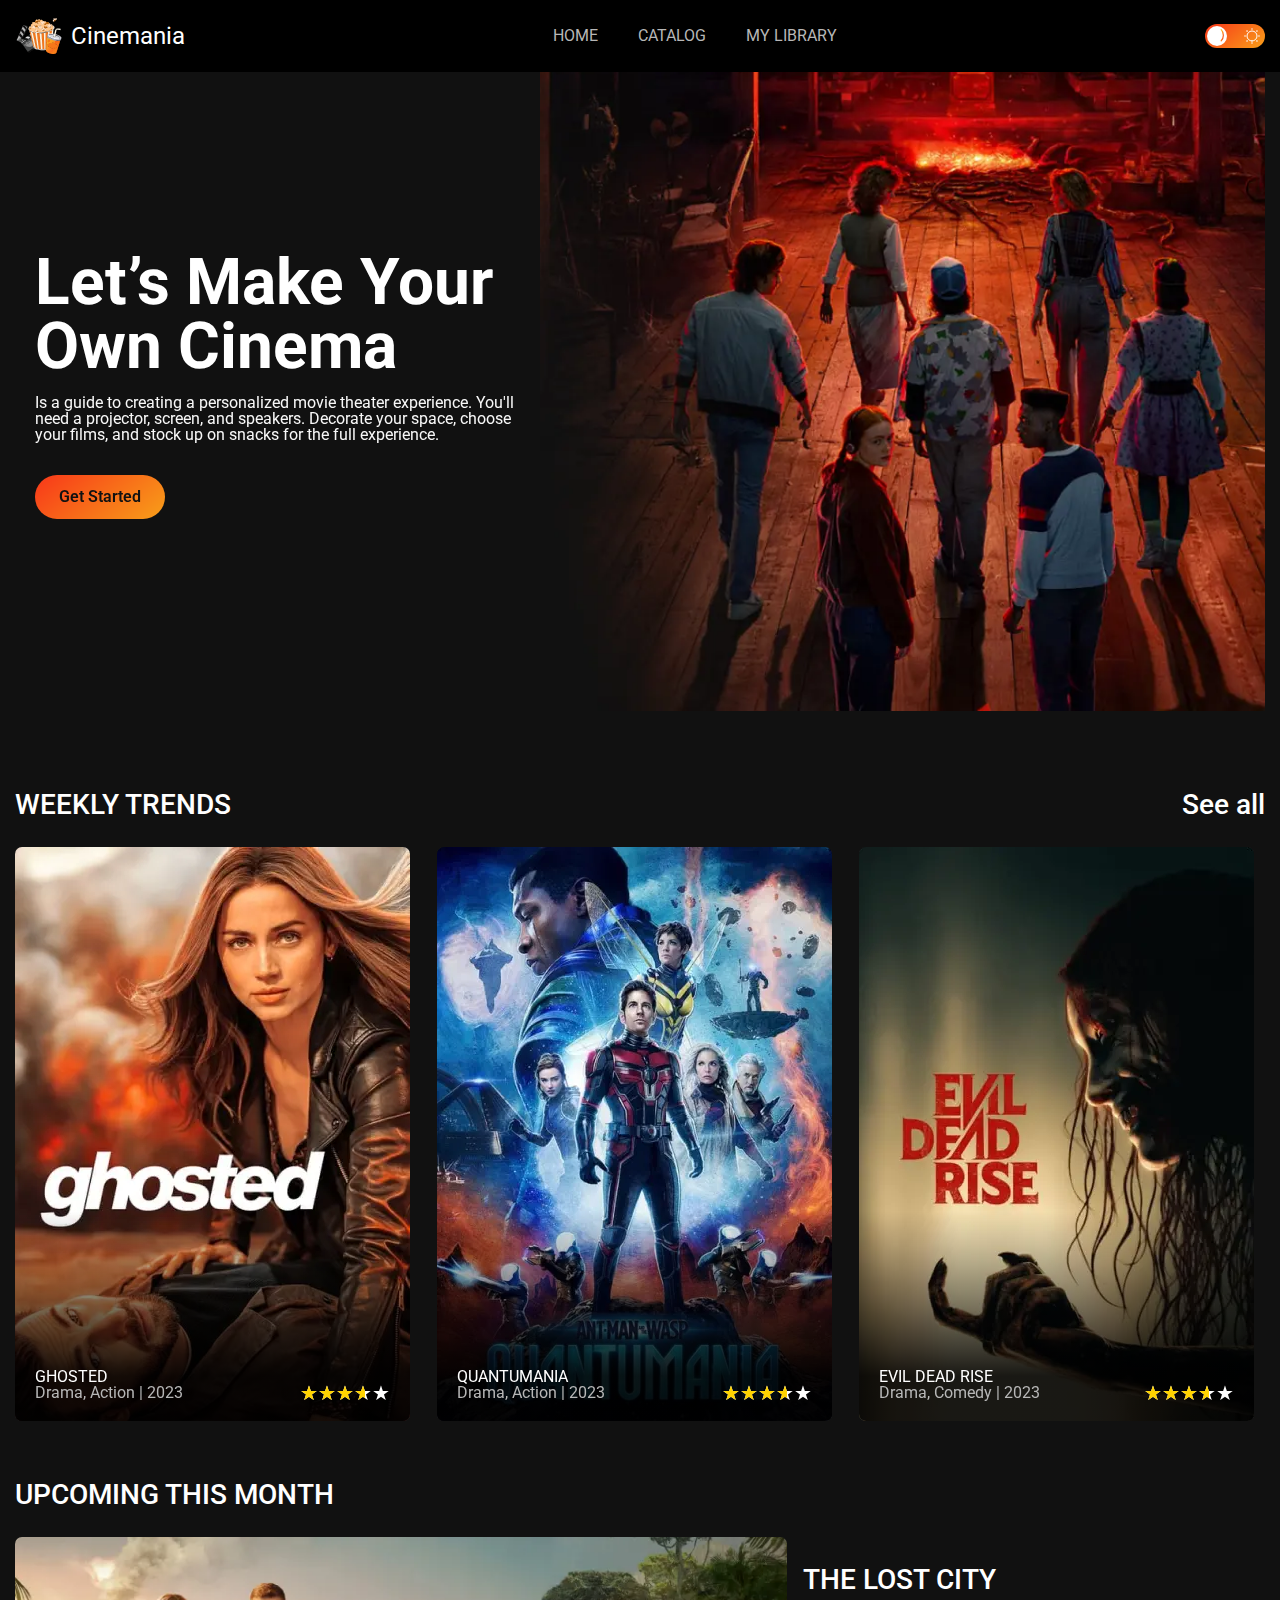
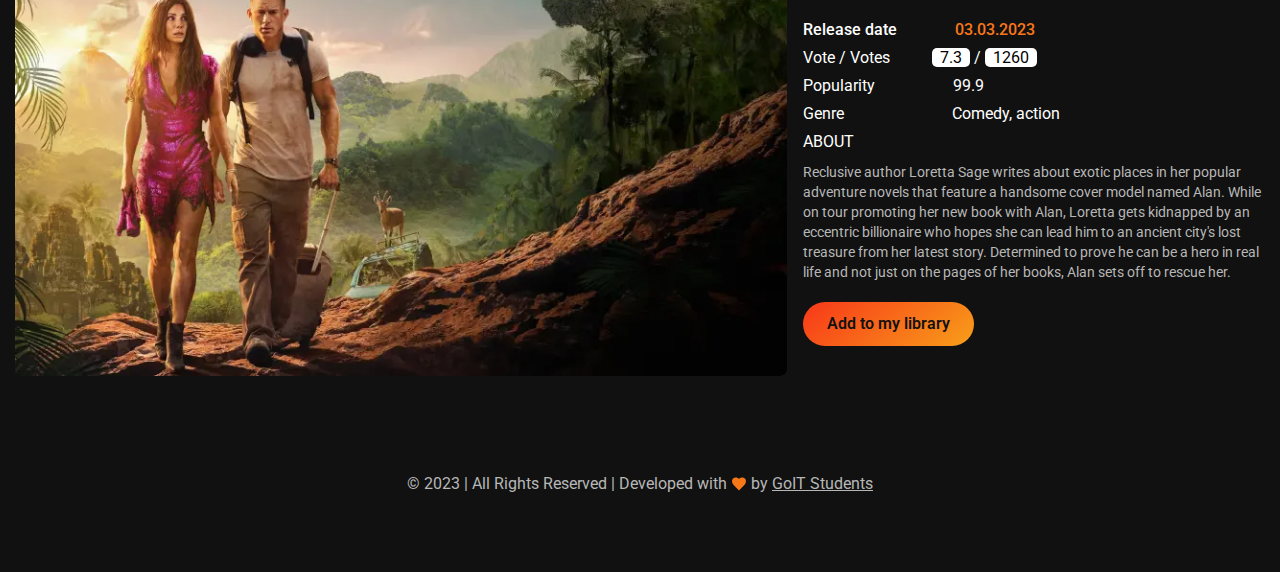
<file: index.html>
<!DOCTYPE html>
<html lang="en">

<head>
	<title>HomePage</title>
	<meta charset="UTF-8">
	<meta name="format-detection" content="telephone=no">
	<!-- <style>body{opacity: 0;}</style> -->
	<link rel="stylesheet" href="css/style.min.css?_v=20231017094146">
	<link rel="shortcut icon" href="favicon.ico">
	<!-- <meta name="robots" content="noindex, nofollow"> -->
	<meta name="viewport" content="width=device-width, initial-scale=1.0">
</head>

<body>
	<div class="wrapper">
		<header class="header">
			<div class="header__container">
				<div class="header__logo logo-header">
					<div class="logo-header__image"><img src="img/icons/logo.svg" alt="Logo"></div>
					<div class="logo-header__label">Cinemania</div>
				</div>
				<div class="header__menu menu">
					<button type="button" class="menu__icon icon-menu"><span></span></button>
					<nav class="menu__body">
						<ul class="menu__list">
							<li class="menu__item-logo"><img src="img/icons/logo.svg" alt="Logo"></li>
							<li class="menu__item"><a href="index.html" class="menu__link">Home</a></li>
							<li class="menu__item"><a href="catalog.html" class="menu__link">CATALOG</a></li>
							<li class="menu__item"><a href="library.html" class="menu__link">MY LIBRARY</a></li>
						</ul>
					</nav>
				</div>
				<div class="switch__header header-switch" form="checkbox">
					<input class="header-switch__input" type="checkbox" id="darkmode-toggle" />
					<label class="header-switch__label" for="darkmode-toggle"></label>
				</div>
			</div>
		</header>
		<main class="page">
			<section class="page__main main-page">
				<div class="main-page__container">
					<div class="main-page__slider swiper">
						<div class="main-page__wrapper swiper-wrapper">
							<div class="main-page__slide swiper-slide">
								<div class="swiper-slide__content">
									<div class="swiper-slide__title">Let’s Make Your Own Cinema</div>
									<div class="swiper-slide__text">Is a guide to creating a personalized movie theater experience. You'll need a projector, screen, and speakers. Decorate your space, choose your films, and stock up on snacks for the full experience.</div>
									<div class="swiper-slide__buttons">
										<a href="#" class="swiper-slide__button button">Get Started</a>
									</div>
								</div>
								<div class="swiper-slide__image">
									<picture><source srcset="img/main-page/picture01.webp" type="image/webp"><img src="img/main-page/picture01.jpg" alt=""></picture>
								</div>
							</div>
							<div class="main-page__slide swiper-slide">
								<div class="swiper-slide__content">
									<div class="swiper-slide__title">Ghosted</div>
									<div class="swiper-slide__rating rating rating_set">
										<div class="rating__body">
											<div class="rating__active"></div>
											<div class="rating__items">
												<input type="radio" class="rating__item" value="1" name="rating">
												<input type="radio" class="rating__item" value="2" name="rating">
												<input type="radio" class="rating__item" value="3" name="rating">
												<input type="radio" class="rating__item" value="4" name="rating">
												<input type="radio" class="rating__item" value="5" name="rating">
											</div>
										</div>
										<div class="rating__value">3.6</div>
									</div>
									<div class="swiper-slide__text">Is a guide to creating a personalized movie theater experience. You'll need a projector, screen, and speakers. Decorate your space, choose your films, and stock up on snacks for the full experience.</div>
									<div class="swiper-slide__buttons">
										<a href="#" class="swiper-slide__button button">Watch trailer</a>
										<a href="#" class="swiper-slide__button button botton-more">More details</a>
									</div>
								</div>
								<div class="swiper-slide__image">
									<picture><source srcset="img/main-page/picture02.webp" type="image/webp"><img src="img/main-page/picture02.jpg" alt=""></picture>
								</div>
							</div>
							<div class="main-page__slide swiper-slide">
								<div class="swiper-slide__content">
									<div class="swiper-slide__title">Quantumania</div>
									<div class="swiper-slide__rating rating rating_set">
										<div class="rating__body">
											<div class="rating__active"></div>
											<div class="rating__items">
												<input type="radio" class="rating__item" value="1" name="rating">
												<input type="radio" class="rating__item" value="2" name="rating">
												<input type="radio" class="rating__item" value="3" name="rating">
												<input type="radio" class="rating__item" value="4" name="rating">
												<input type="radio" class="rating__item" value="5" name="rating">
											</div>
										</div>
										<div class="rating__value">3.6</div>
									</div>
									<div class="swiper-slide__text">Super-Hero find themselves exploring the Quantum Realm, interacting with strange new creatures and embarking on an adventure that will push them beyond the limits of what they thought possible.</div>
									<div class="swiper-slide__buttons">
										<a href="#" class="swiper-slide__button button">Watch trailer</a>
										<a href="#" class="swiper-slide__button button botton-more">More details</a>
									</div>
								</div>
								<div class="swiper-slide__image">
									<picture><source srcset="img/main-page/picture03.webp" type="image/webp"><img src="img/main-page/picture03.jpg" alt=""></picture>
								</div>
							</div>
						</div>
					</div>
				</div>
			</section>
			<section class="page__trends trends-page">
				<div class="trends-page__container">
					<div class="trends-page__trend trend">
						<h1 class="trend__title">WEEKLY TRENDS</h1>
						<a href="catalog.html" class="trend__link">See all</a>
					</div>
					<div class="trends-page__cards">
						<div class="trends-page__slider swiper">
							<div class="trends-page__wrapper swiper-wrapper">
								<div class="trends-page__slide swiper-slide">
									<a href="oops.html" class="trends-page__card card">
										<div class="card__item">
											<div class="card__image">
												<picture><source data-srcset="img/catalog/image01.webp" srcset="[data-uri]" type="image/webp"><img src="[data-uri]"  data-src="img/catalog/image01.jpg" alt="Image"></picture>
											</div>
											<div class="card__about">
												<h4 class="card__title">GHOSTED<br><span>Drama, Action | 2023</span></h4>
												<div class="card__rating rating rating_set">
													<div class="rating__body">
														<div class="rating__active"></div>
														<div class="rating__items">
															<input type="radio" class="rating__item" value="1" name="rating">
															<input type="radio" class="rating__item" value="2" name="rating">
															<input type="radio" class="rating__item" value="3" name="rating">
															<input type="radio" class="rating__item" value="4" name="rating">
															<input type="radio" class="rating__item" value="5" name="rating">
														</div>
													</div>
													<div class="rating__value">3.6</div>
												</div>
											</div>
										</div>
									</a>
								</div>
								<div class="trends-page__slide swiper-slide">
									<a href="oops.html" class="trends-page__card card">
										<div class="card__item">
											<div class="card__image">
												<picture><source data-srcset="img/catalog/image02.webp" srcset="[data-uri]" type="image/webp"><img src="[data-uri]"  data-src="img/catalog/image02.jpg" alt="Image"></picture>
											</div>
											<div class="card__about">
												<h4 class="card__title">QUANTUMANIA<br><span>Drama, Action | 2023</span></h4>
												<div class="card__rating rating rating_set">
													<div class="rating__body">
														<div class="rating__active"></div>
														<div class="rating__items">
															<input type="radio" class="rating__item" value="1" name="rating">
															<input type="radio" class="rating__item" value="2" name="rating">
															<input type="radio" class="rating__item" value="3" name="rating">
															<input type="radio" class="rating__item" value="4" name="rating">
															<input type="radio" class="rating__item" value="5" name="rating">
														</div>
													</div>
													<div class="rating__value">3.6</div>
												</div>
											</div>
										</div>
									</a>
								</div>
								<div class="trends-page__slide swiper-slide">
									<a href="oops.html" class="trends-page__card card">
										<div class="card__item">
											<div class="card__image">
												<picture><source data-srcset="img/catalog/image03.webp" srcset="[data-uri]" type="image/webp"><img src="[data-uri]"  data-src="img/catalog/image03.jpg" alt="Image"></picture>
											</div>
											<div class="card__about">
												<h4 class="card__title">EVIL DEAD RISE<br><span>Drama, Comedy | 2023</span></h4>
												<div class="card__rating rating rating_set">
													<div class="rating__body">
														<div class="rating__active"></div>
														<div class="rating__items">
															<input type="radio" class="rating__item" value="1" name="rating">
															<input type="radio" class="rating__item" value="2" name="rating">
															<input type="radio" class="rating__item" value="3" name="rating">
															<input type="radio" class="rating__item" value="4" name="rating">
															<input type="radio" class="rating__item" value="5" name="rating">
														</div>
													</div>
													<div class="rating__value">3.6</div>
												</div>
											</div>
										</div>
									</a>
								</div>
							</div>
						</div>
					</div>
				</div>
			</section>
			<section class="page__upcoming upcoming-page">
				<div class="upcoming-page__container">
					<h2 class="upcoming-page__title">upcoming this month</h2>
					<div class="upcoming-page__body">
						<div class="upcoming-page__image"><picture><source data-srcset="img/catalog/upcoming01.webp" srcset="[data-uri]" type="image/webp"><img src="[data-uri]"  data-src="img/catalog/upcoming01.jpg" alt="Image"></picture></div>
						<div class="upcoming-page__content content-upcoming">
							<h3 class="content-upcoming__title">THE LOST CITY</h3>
							<div class="content-upcoming__date">Release date<span>03.03.2023</span></div>
							<div class="content-upcoming__vote vote-upcoming-content">
								<div class="vote-upcoming-content__name">Vote / Votes</div>
								<div class="vote-upcoming-content__value"><span>7.3</span> / <span>1260</span></div>
							</div>
							<div class="content-upcoming__popularity">Popularity<span>99.9</span></div>
							<div class="content-upcoming__ganre">Genre<span>Comedy, action</span></div>
							<div class="content-upcoming__about">About </div>
							<div class="content-upcoming__text">Reclusive author Loretta Sage writes about exotic places in her popular adventure novels that feature a handsome cover model named Alan. While on tour promoting her new book with Alan, Loretta gets kidnapped by an eccentric billionaire who hopes she can lead him to an ancient city's lost treasure from her latest story. Determined to prove he can be a hero in real life and not just on the pages of her books, Alan sets off to rescue her.</div>
							<button type="button" class="content-upcoming__button button">Add to my library</button>
						</div>
					</div>
				</div>
			</section>
		</main>
		<footer class="footer">
			<div class="footer__container">
				<div class="footer__copy copy-footer">
					<div class="copy-footer__text">© 2023 | All Rights Reserved | Developed with</div>
					<img src="img/icons/heart.svg" alt="Icon">
					<div class="copy-footer__text">by <span>GoIT Students</span></div>
				</div>
			</div>
		</footer>
	</div>
	<script src="js/app.min.js?_v=20231017094146"></script>
</body>

</html>
</file>
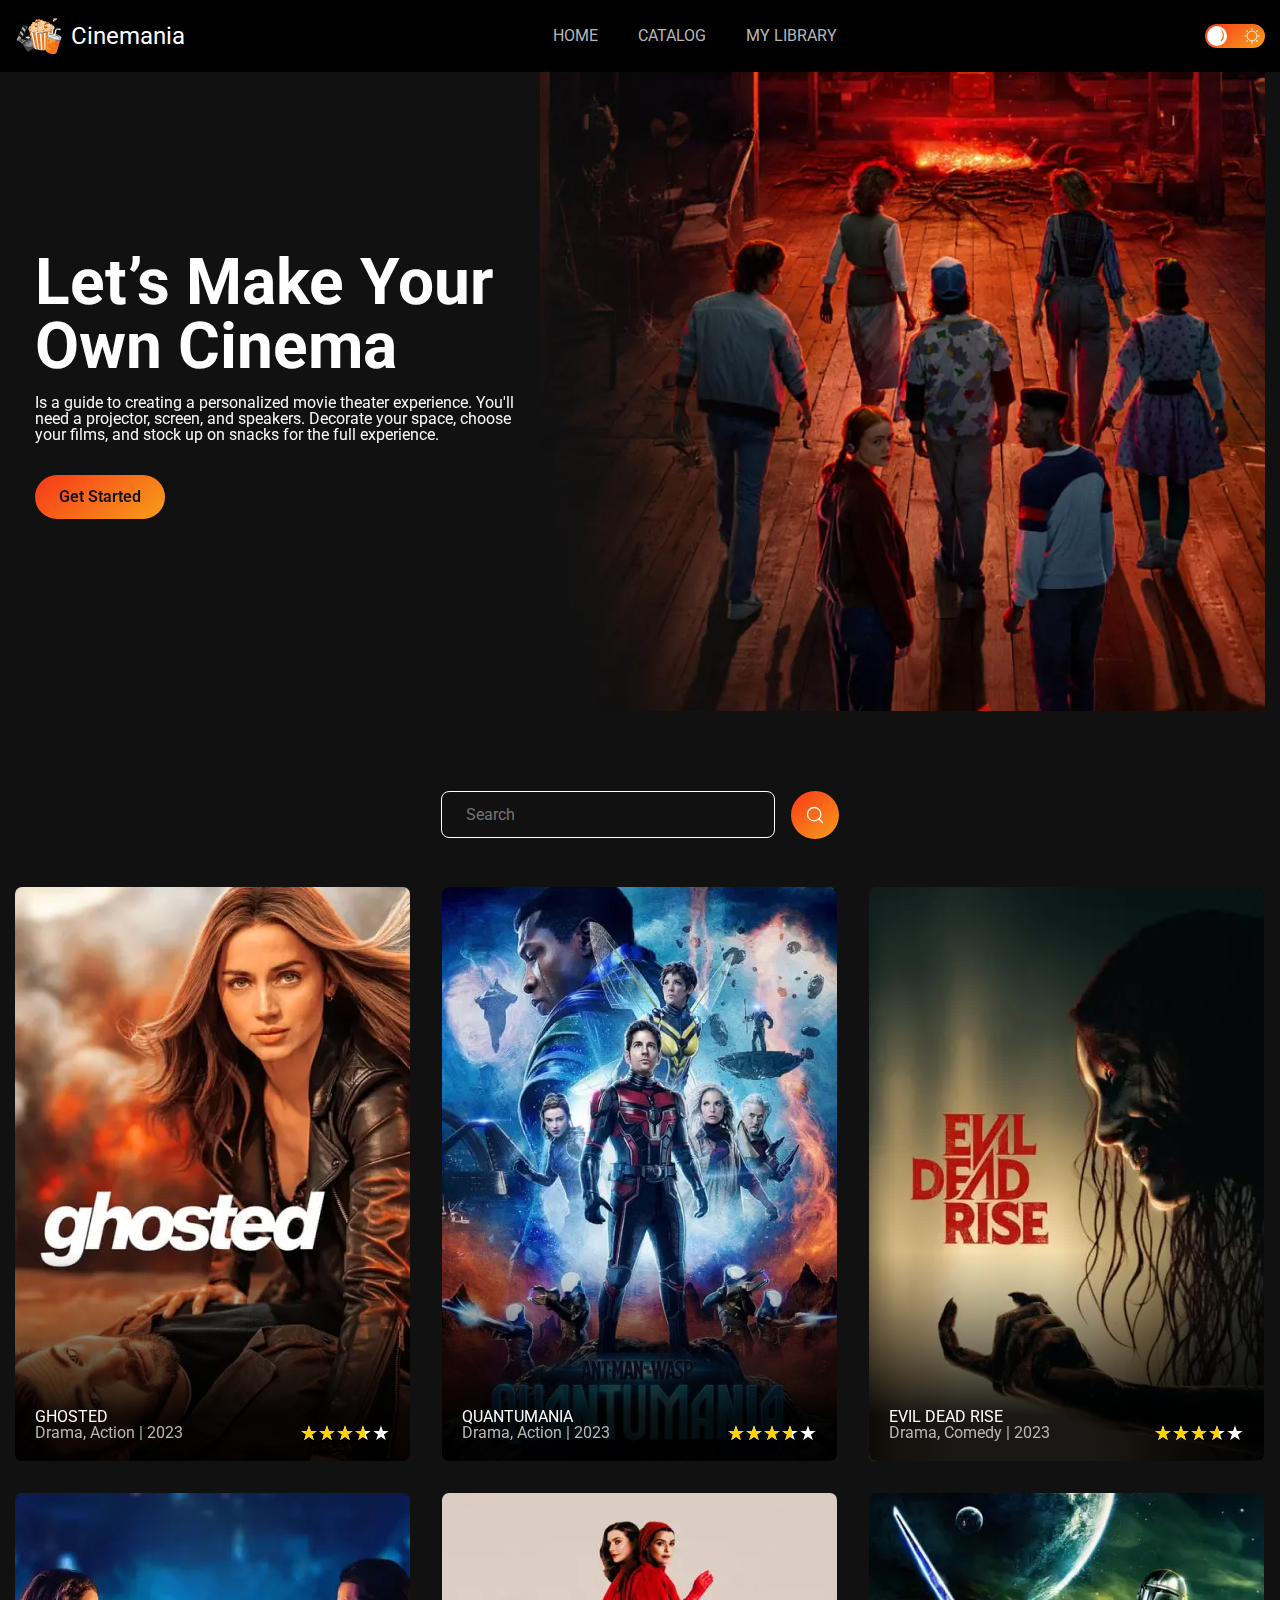
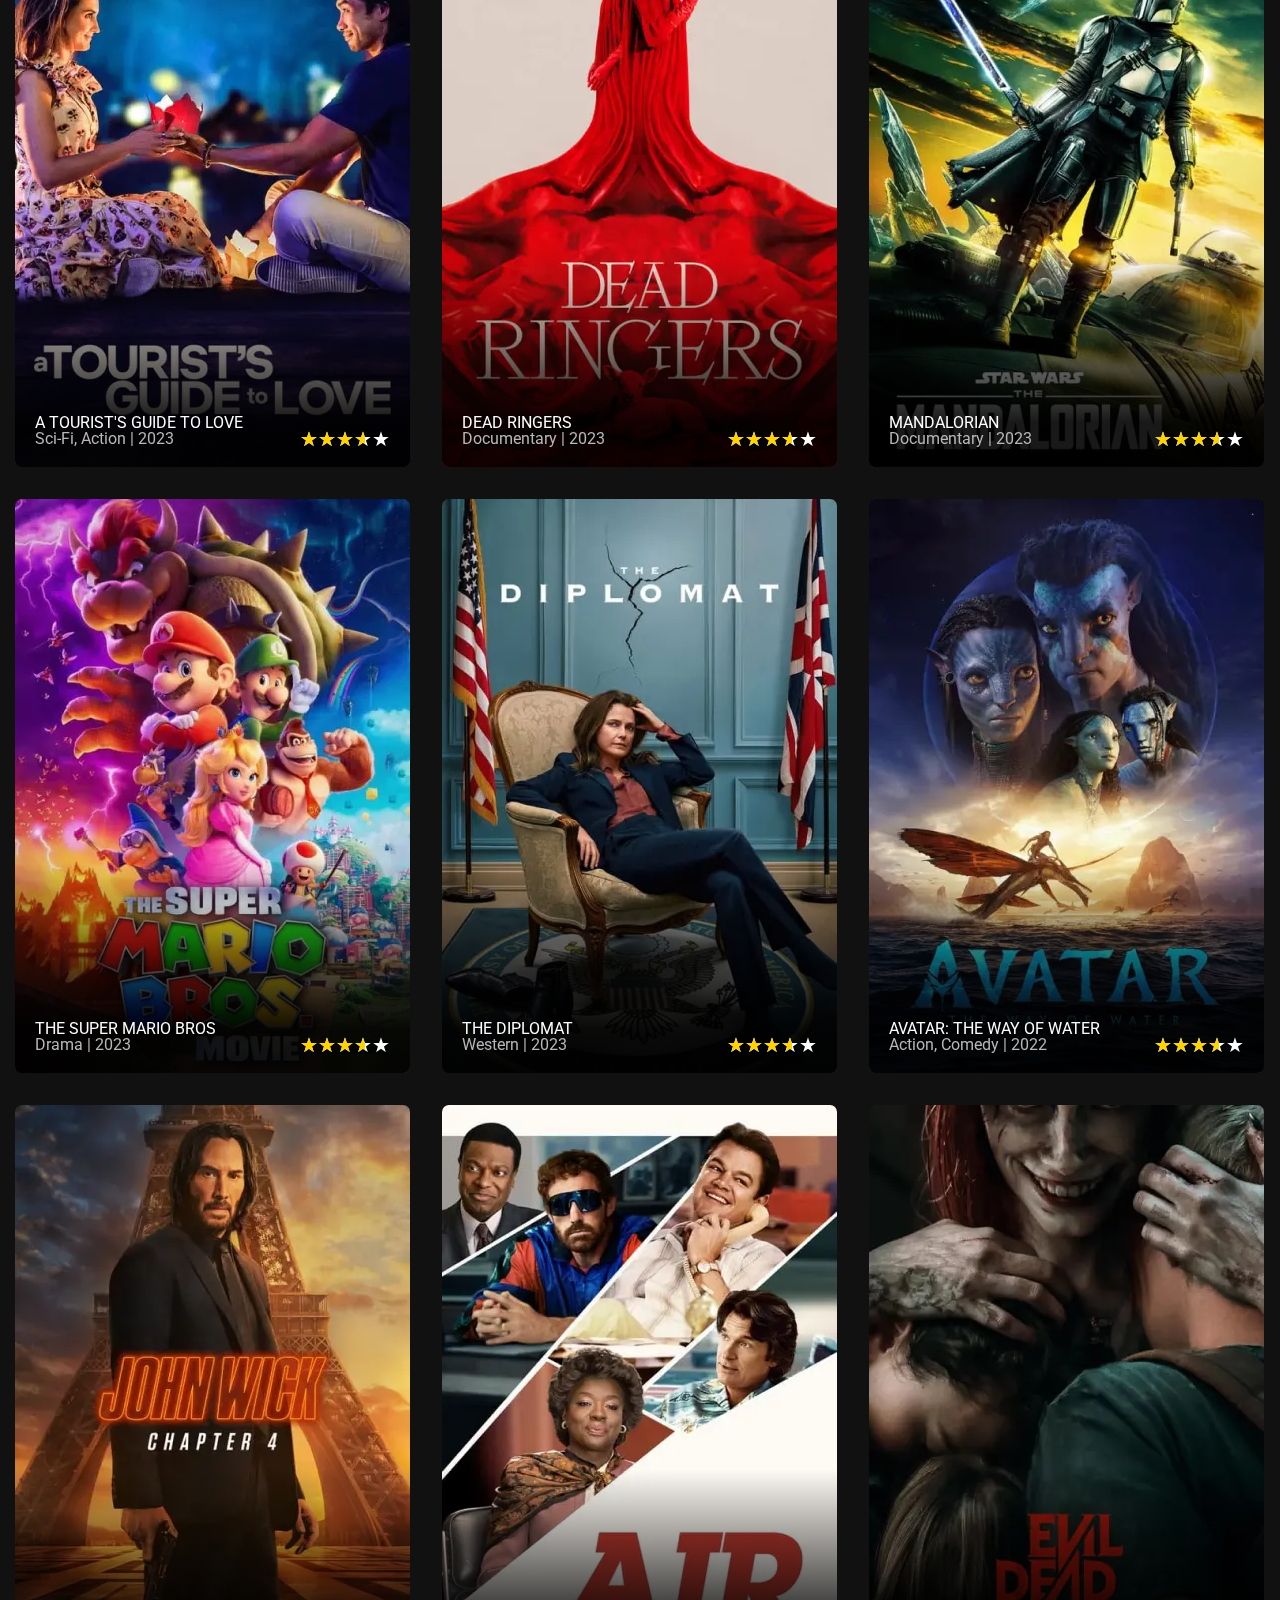
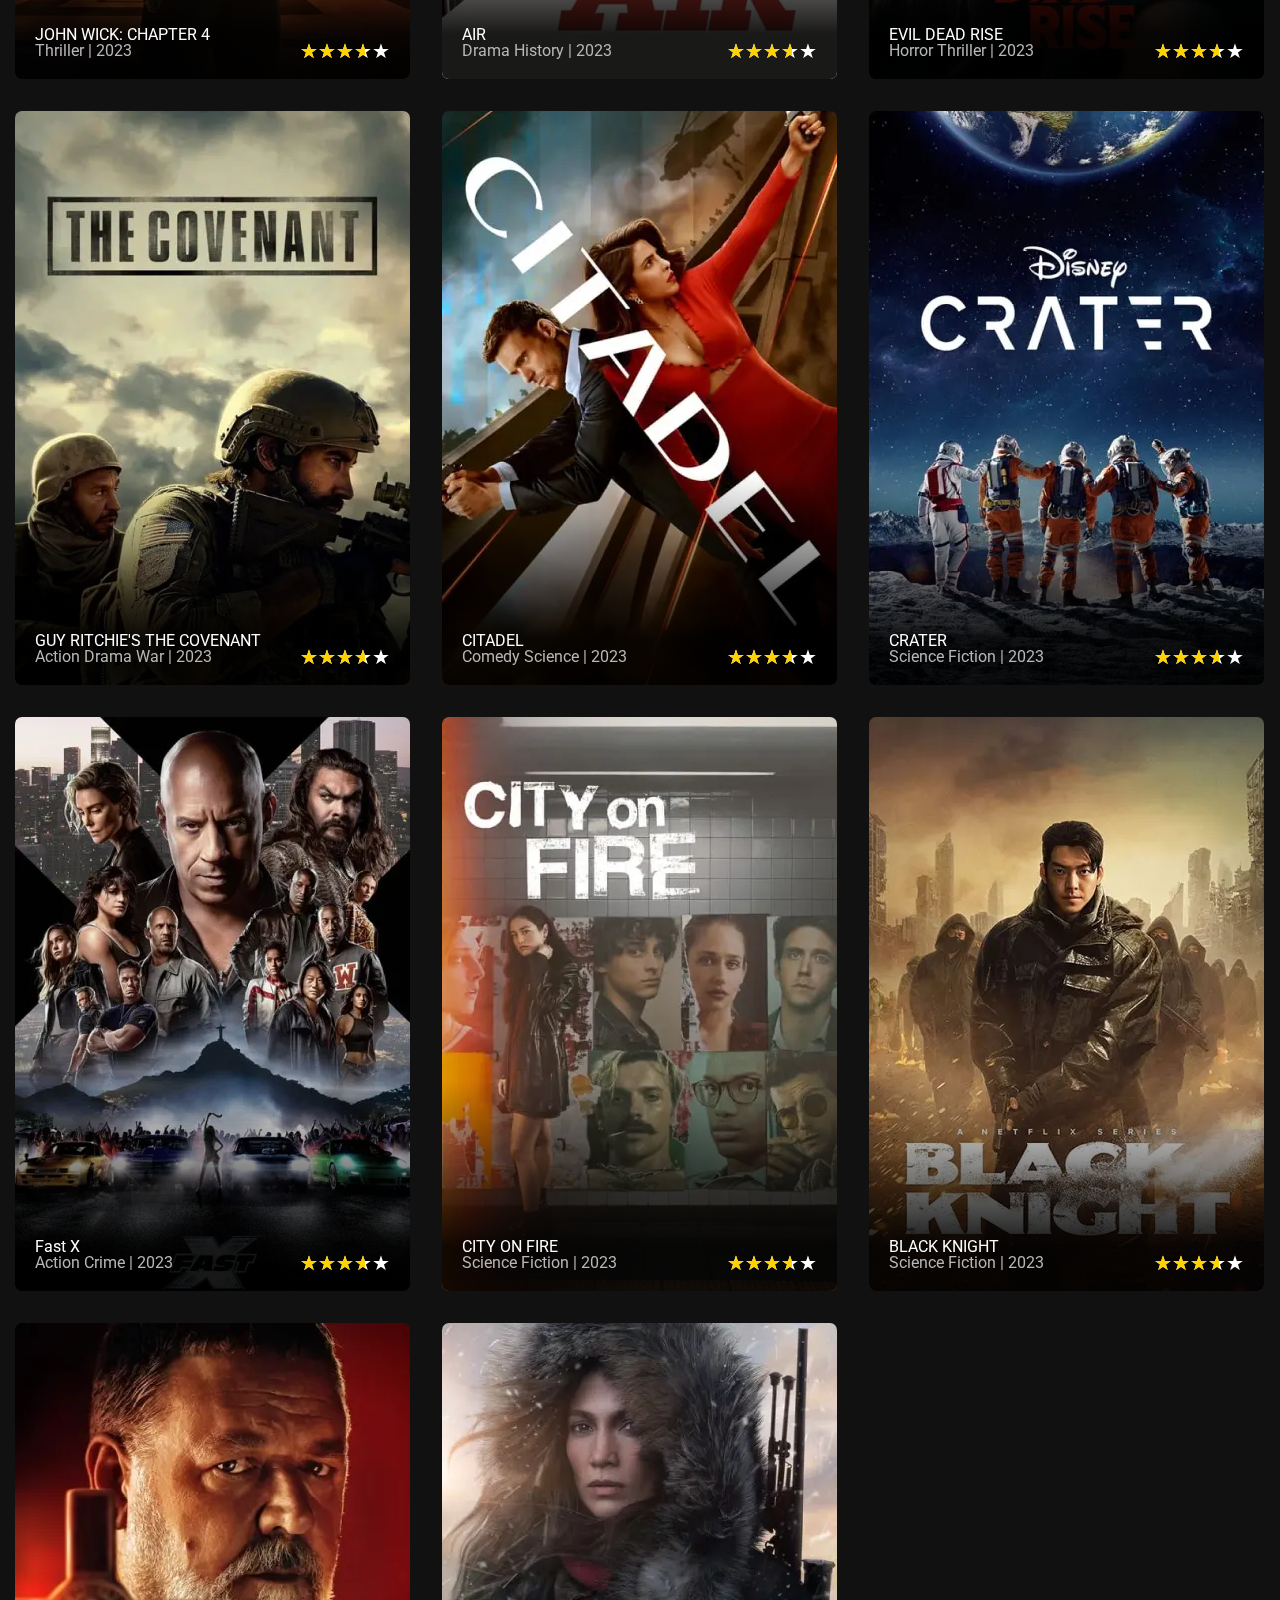
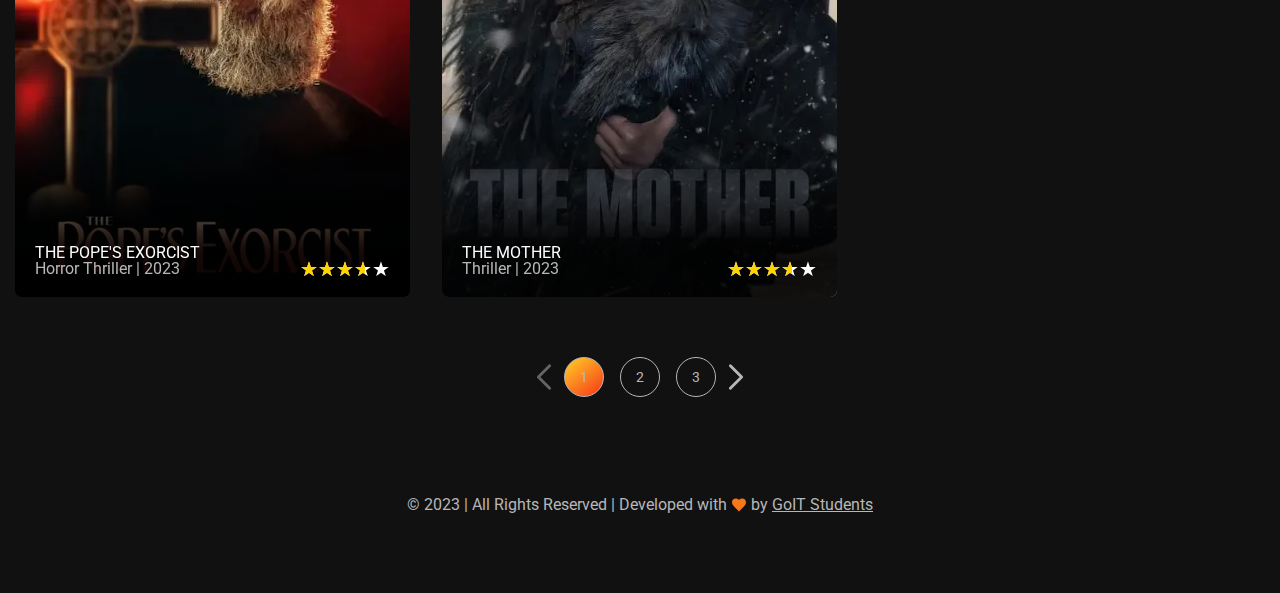
<file: catalog.html>
<!DOCTYPE html>
<html lang="en">

<head>
	<title>Catalog</title>
	<meta charset="UTF-8">
	<meta name="format-detection" content="telephone=no">
	<!-- <style>body{opacity: 0;}</style> -->
	<link rel="stylesheet" href="css/style.min.css?_v=20231017094146">
	<link rel="shortcut icon" href="favicon.ico">
	<!-- <meta name="robots" content="noindex, nofollow"> -->
	<meta name="viewport" content="width=device-width, initial-scale=1.0">
</head>

<body>
	<div class="wrapper">
		<header class="header">
			<div class="header__container">
				<div class="header__logo logo-header">
					<div class="logo-header__image"><img src="img/icons/logo.svg" alt="Logo"></div>
					<div class="logo-header__label">Cinemania</div>
				</div>
				<div class="header__menu menu">
					<button type="button" class="menu__icon icon-menu"><span></span></button>
					<nav class="menu__body">
						<ul class="menu__list">
							<li class="menu__item-logo"><img src="img/icons/logo.svg" alt="Logo"></li>
							<li class="menu__item"><a href="index.html" class="menu__link">Home</a></li>
							<li class="menu__item"><a href="catalog.html" class="menu__link">CATALOG</a></li>
							<li class="menu__item"><a href="library.html" class="menu__link">MY LIBRARY</a></li>
						</ul>
					</nav>
				</div>
				<div class="switch__header header-switch" form="checkbox">
					<input class="header-switch__input" type="checkbox" id="darkmode-toggle" />
					<label class="header-switch__label" for="darkmode-toggle"></label>
				</div>
			</div>
		</header>
		<main class="page">
			<section class="page__main main-page">
				<div class="main-page__container">
					<div class="main-page__slider swiper">
						<div class="main-page__wrapper swiper-wrapper">
							<div class="main-page__slide swiper-slide">
								<div class="swiper-slide__content">
									<div class="swiper-slide__title">Let’s Make Your Own Cinema</div>
									<div class="swiper-slide__text">Is a guide to creating a personalized movie theater experience. You'll need a projector, screen, and speakers. Decorate your space, choose your films, and stock up on snacks for the full experience.</div>
									<div class="swiper-slide__buttons">
										<a href="#" class="swiper-slide__button button">Get Started</a>
									</div>
								</div>
								<div class="swiper-slide__image">
									<picture><source srcset="img/main-page/picture01.webp" type="image/webp"><img src="img/main-page/picture01.jpg" alt=""></picture>
								</div>
							</div>
							<div class="main-page__slide swiper-slide">
								<div class="swiper-slide__content">
									<div class="swiper-slide__title">Ghosted</div>
									<div class="swiper-slide__rating rating rating_set">
										<div class="rating__body">
											<div class="rating__active"></div>
											<div class="rating__items">
												<input type="radio" class="rating__item" value="1" name="rating">
												<input type="radio" class="rating__item" value="2" name="rating">
												<input type="radio" class="rating__item" value="3" name="rating">
												<input type="radio" class="rating__item" value="4" name="rating">
												<input type="radio" class="rating__item" value="5" name="rating">
											</div>
										</div>
										<div class="rating__value">3.6</div>
									</div>
									<div class="swiper-slide__text">Is a guide to creating a personalized movie theater experience. You'll need a projector, screen, and speakers. Decorate your space, choose your films, and stock up on snacks for the full experience.</div>
									<div class="swiper-slide__buttons">
										<a href="#" class="swiper-slide__button button">Watch trailer</a>
										<a href="#" class="swiper-slide__button button botton-more">More details</a>
									</div>
								</div>
								<div class="swiper-slide__image">
									<picture><source srcset="img/main-page/picture02.webp" type="image/webp"><img src="img/main-page/picture02.jpg" alt=""></picture>
								</div>
							</div>
							<div class="main-page__slide swiper-slide">
								<div class="swiper-slide__content">
									<div class="swiper-slide__title">Quantumania</div>
									<div class="swiper-slide__rating rating rating_set">
										<div class="rating__body">
											<div class="rating__active"></div>
											<div class="rating__items">
												<input type="radio" class="rating__item" value="1" name="rating">
												<input type="radio" class="rating__item" value="2" name="rating">
												<input type="radio" class="rating__item" value="3" name="rating">
												<input type="radio" class="rating__item" value="4" name="rating">
												<input type="radio" class="rating__item" value="5" name="rating">
											</div>
										</div>
										<div class="rating__value">3.6</div>
									</div>
									<div class="swiper-slide__text">Super-Hero find themselves exploring the Quantum Realm, interacting with strange new creatures and embarking on an adventure that will push them beyond the limits of what they thought possible.</div>
									<div class="swiper-slide__buttons">
										<a href="#" class="swiper-slide__button button">Watch trailer</a>
										<a href="#" class="swiper-slide__button button botton-more">More details</a>
									</div>
								</div>
								<div class="swiper-slide__image">
									<picture><source srcset="img/main-page/picture03.webp" type="image/webp"><img src="img/main-page/picture03.jpg" alt=""></picture>
								</div>
							</div>
						</div>
					</div>
				</div>
			</section>
			<section class="page__catalog catalog-page">
				<div class="catalog-page__container">
					<form class="catalog-page__search search">
						<input autocomplete="off" type="text" name="form[]" data-error="Помилка" placeholder="Search" class="search__input">
						<button type="button" class="search__button"><img src="img/catalog/icons/search.svg" alt="Search"></button>
					</form>
					<div class="catalog-page__slider swiper">
						<div class="catalog-page__wrapper swiper-wrapper">
							<div class="catalog-page__slide swiper-slide">
								<div class="catalog-page__cards">
									<a href="oops.html" class="trends-page__card card">
										<div class="card__item">
											<div class="card__image">
												<picture><source data-srcset="img/catalog/image01.webp" srcset="[data-uri]" type="image/webp"><img src="[data-uri]"  loading="lazy" data-src="img/catalog/image01.jpg" alt="Image"></picture>
											</div>
											<div class="card__about">
												<h4 class="card__title">GHOSTED<br><span>Drama, Action | 2023</span></h4>
												<div class="card__rating rating rating_set">
													<div class="rating__body">
														<div class="rating__active"></div>
														<div class="rating__items">
															<input type="radio" class="rating__item" value="1" name="rating">
															<input type="radio" class="rating__item" value="2" name="rating">
															<input type="radio" class="rating__item" value="3" name="rating">
															<input type="radio" class="rating__item" value="4" name="rating">
															<input type="radio" class="rating__item" value="5" name="rating">
														</div>
													</div>
													<div class="rating__value">3.6</div>
												</div>
											</div>
										</div>
									</a>
									<a href="oops.html" class="trends-page__card card">
										<div class="card__item">
											<div class="card__image">
												<picture><source data-srcset="img/catalog/image02.webp" srcset="[data-uri]" type="image/webp"><img src="[data-uri]"  loading="lazy" data-src="img/catalog/image02.jpg" alt="Image"></picture>
											</div>
											<div class="card__about">
												<h4 class="card__title">QUANTUMANIA<br><span>Drama, Action | 2023</span></h4>
												<div class="card__rating rating rating_set">
													<div class="rating__body">
														<div class="rating__active"></div>
														<div class="rating__items">
															<input type="radio" class="rating__item" value="1" name="rating">
															<input type="radio" class="rating__item" value="2" name="rating">
															<input type="radio" class="rating__item" value="3" name="rating">
															<input type="radio" class="rating__item" value="4" name="rating">
															<input type="radio" class="rating__item" value="5" name="rating">
														</div>
													</div>
													<div class="rating__value">3.6</div>
												</div>
											</div>
										</div>
									</a>
									<a href="oops.html" class="trends-page__card card">
										<div class="card__item">
											<div class="card__image">
												<picture><source data-srcset="img/catalog/image03.webp" srcset="[data-uri]" type="image/webp"><img src="[data-uri]"  loading="lazy" data-src="img/catalog/image03.jpg" alt="Image"></picture>
											</div>
											<div class="card__about">
												<h4 class="card__title">EVIL DEAD RISE<br><span>Drama, Comedy | 2023</span></h4>
												<div class="card__rating rating rating_set">
													<div class="rating__body">
														<div class="rating__active"></div>
														<div class="rating__items">
															<input type="radio" class="rating__item" value="1" name="rating">
															<input type="radio" class="rating__item" value="2" name="rating">
															<input type="radio" class="rating__item" value="3" name="rating">
															<input type="radio" class="rating__item" value="4" name="rating">
															<input type="radio" class="rating__item" value="5" name="rating">
														</div>
													</div>
													<div class="rating__value">3.6</div>
												</div>
											</div>
										</div>
									</a>
									<a href="oops.html" class="trends-page__card card">
										<div class="card__item">
											<div class="card__image">
												<picture><source data-srcset="img/catalog/image04.webp" srcset="[data-uri]" type="image/webp"><img src="[data-uri]"  loading="lazy" data-src="img/catalog/image04.jpg" alt="Image"></picture>
											</div>
											<div class="card__about">
												<h4 class="card__title">A TOURIST'S GUIDE TO LOVE<br><span>Sci-Fi, Action | 2023</span></h4>
												<div class="card__rating rating rating_set">
													<div class="rating__body">
														<div class="rating__active"></div>
														<div class="rating__items">
															<input type="radio" class="rating__item" value="1" name="rating">
															<input type="radio" class="rating__item" value="2" name="rating">
															<input type="radio" class="rating__item" value="3" name="rating">
															<input type="radio" class="rating__item" value="4" name="rating">
															<input type="radio" class="rating__item" value="5" name="rating">
														</div>
													</div>
													<div class="rating__value">3.6</div>
												</div>
											</div>
										</div>
									</a>
									<a href="oops.html" class="trends-page__card card">
										<div class="card__item">
											<div class="card__image">
												<picture><source data-srcset="img/catalog/image05.webp" srcset="[data-uri]" type="image/webp"><img src="[data-uri]"  loading="lazy" data-src="img/catalog/image05.jpg" alt="Image"></picture>
											</div>
											<div class="card__about">
												<h4 class="card__title">DEAD RINGERS<br><span>Documentary | 2023</span></h4>
												<div class="card__rating rating rating_set">
													<div class="rating__body">
														<div class="rating__active"></div>
														<div class="rating__items">
															<input type="radio" class="rating__item" value="1" name="rating">
															<input type="radio" class="rating__item" value="2" name="rating">
															<input type="radio" class="rating__item" value="3" name="rating">
															<input type="radio" class="rating__item" value="4" name="rating">
															<input type="radio" class="rating__item" value="5" name="rating">
														</div>
													</div>
													<div class="rating__value">3.6</div>
												</div>
											</div>
										</div>
									</a>
									<a href="oops.html" class="trends-page__card card">
										<div class="card__item">
											<div class="card__image">
												<picture><source data-srcset="img/catalog/image06.webp" srcset="[data-uri]" type="image/webp"><img src="[data-uri]"  loading="lazy" data-src="img/catalog/image06.jpg" alt="Image"></picture>
											</div>
											<div class="card__about">
												<h4 class="card__title">MANDALORIAN<br><span>Documentary | 2023</span></h4>
												<div class="card__rating rating rating_set">
													<div class="rating__body">
														<div class="rating__active"></div>
														<div class="rating__items">
															<input type="radio" class="rating__item" value="1" name="rating">
															<input type="radio" class="rating__item" value="2" name="rating">
															<input type="radio" class="rating__item" value="3" name="rating">
															<input type="radio" class="rating__item" value="4" name="rating">
															<input type="radio" class="rating__item" value="5" name="rating">
														</div>
													</div>
													<div class="rating__value">3.6</div>
												</div>
											</div>
										</div>
									</a>
									<a href="oops.html" class="trends-page__card card">
										<div class="card__item">
											<div class="card__image">
												<picture><source data-srcset="img/catalog/image07.webp" srcset="[data-uri]" type="image/webp"><img src="[data-uri]"  loading="lazy" data-src="img/catalog/image07.jpg" alt="Image"></picture>
											</div>
											<div class="card__about">
												<h4 class="card__title">THE SUPER MARIO BROS<br><span>Drama | 2023</span></h4>
												<div class="card__rating rating rating_set">
													<div class="rating__body">
														<div class="rating__active"></div>
														<div class="rating__items">
															<input type="radio" class="rating__item" value="1" name="rating">
															<input type="radio" class="rating__item" value="2" name="rating">
															<input type="radio" class="rating__item" value="3" name="rating">
															<input type="radio" class="rating__item" value="4" name="rating">
															<input type="radio" class="rating__item" value="5" name="rating">
														</div>
													</div>
													<div class="rating__value">3.6</div>
												</div>
											</div>
										</div>
									</a>
									<a href="oops.html" class="trends-page__card card">
										<div class="card__item">
											<div class="card__image">
												<picture><source data-srcset="img/catalog/image08.webp" srcset="[data-uri]" type="image/webp"><img src="[data-uri]"  loading="lazy" data-src="img/catalog/image08.jpg" alt="Image"></picture>
											</div>
											<div class="card__about">
												<h4 class="card__title">THE DIPLOMAT<br><span>Western | 2023</span></h4>
												<div class="card__rating rating rating_set">
													<div class="rating__body">
														<div class="rating__active"></div>
														<div class="rating__items">
															<input type="radio" class="rating__item" value="1" name="rating">
															<input type="radio" class="rating__item" value="2" name="rating">
															<input type="radio" class="rating__item" value="3" name="rating">
															<input type="radio" class="rating__item" value="4" name="rating">
															<input type="radio" class="rating__item" value="5" name="rating">
														</div>
													</div>
													<div class="rating__value">3.6</div>
												</div>
											</div>
										</div>
									</a>
									<a href="oops.html" class="trends-page__card card">
										<div class="card__item">
											<div class="card__image">
												<picture><source data-srcset="img/catalog/image09.webp" srcset="[data-uri]" type="image/webp"><img src="[data-uri]"  loading="lazy" data-src="img/catalog/image09.jpg" alt="Image"></picture>
											</div>
											<div class="card__about">
												<h4 class="card__title">AVATAR: THE WAY OF WATER<br><span>Action, Comedy | 2022</span></h4>
												<div class="card__rating rating rating_set">
													<div class="rating__body">
														<div class="rating__active"></div>
														<div class="rating__items">
															<input type="radio" class="rating__item" value="1" name="rating">
															<input type="radio" class="rating__item" value="2" name="rating">
															<input type="radio" class="rating__item" value="3" name="rating">
															<input type="radio" class="rating__item" value="4" name="rating">
															<input type="radio" class="rating__item" value="5" name="rating">
														</div>
													</div>
													<div class="rating__value">3.6</div>
												</div>
											</div>
										</div>
									</a>
									<a href="oops.html" class="trends-page__card card">
										<div class="card__item">
											<div class="card__image">
												<picture><source data-srcset="img/catalog/image10.webp" srcset="[data-uri]" type="image/webp"><img src="[data-uri]"  loading="lazy" data-src="img/catalog/image10.jpg" alt="Image"></picture>
											</div>
											<div class="card__about">
												<h4 class="card__title">JOHN WICK: CHAPTER 4<br><span>Thriller | 2023</span></h4>
												<div class="card__rating rating rating_set">
													<div class="rating__body">
														<div class="rating__active"></div>
														<div class="rating__items">
															<input type="radio" class="rating__item" value="1" name="rating">
															<input type="radio" class="rating__item" value="2" name="rating">
															<input type="radio" class="rating__item" value="3" name="rating">
															<input type="radio" class="rating__item" value="4" name="rating">
															<input type="radio" class="rating__item" value="5" name="rating">
														</div>
													</div>
													<div class="rating__value">3.6</div>
												</div>
											</div>
										</div>
									</a>
									<a href="oops.html" class="trends-page__card card">
										<div class="card__item">
											<div class="card__image">
												<picture><source data-srcset="img/catalog/image11.webp" srcset="[data-uri]" type="image/webp"><img src="[data-uri]"  loading="lazy" data-src="img/catalog/image11.jpg" alt="Image"></picture>
											</div>
											<div class="card__about">
												<h4 class="card__title">AIR<br><span>Drama History | 2023</span></h4>
												<div class="card__rating rating rating_set">
													<div class="rating__body">
														<div class="rating__active"></div>
														<div class="rating__items">
															<input type="radio" class="rating__item" value="1" name="rating">
															<input type="radio" class="rating__item" value="2" name="rating">
															<input type="radio" class="rating__item" value="3" name="rating">
															<input type="radio" class="rating__item" value="4" name="rating">
															<input type="radio" class="rating__item" value="5" name="rating">
														</div>
													</div>
													<div class="rating__value">3.6</div>
												</div>
											</div>
										</div>
									</a>
									<a href="oops.html" class="trends-page__card card">
										<div class="card__item">
											<div class="card__image">
												<picture><source data-srcset="img/catalog/image12.webp" srcset="[data-uri]" type="image/webp"><img src="[data-uri]"  loading="lazy" data-src="img/catalog/image12.jpg" alt="Image"></picture>
											</div>
											<div class="card__about">
												<h4 class="card__title">EVIL DEAD RISE<br><span>Horror Thriller | 2023</span></h4>
												<div class="card__rating rating rating_set">
													<div class="rating__body">
														<div class="rating__active"></div>
														<div class="rating__items">
															<input type="radio" class="rating__item" value="1" name="rating">
															<input type="radio" class="rating__item" value="2" name="rating">
															<input type="radio" class="rating__item" value="3" name="rating">
															<input type="radio" class="rating__item" value="4" name="rating">
															<input type="radio" class="rating__item" value="5" name="rating">
														</div>
													</div>
													<div class="rating__value">3.6</div>
												</div>
											</div>
										</div>
									</a>
									<a href="oops.html" class="trends-page__card card">
										<div class="card__item">
											<div class="card__image">
												<picture><source data-srcset="img/catalog/image13.webp" srcset="[data-uri]" type="image/webp"><img src="[data-uri]"  loading="lazy" data-src="img/catalog/image13.jpg" alt="Image"></picture>
											</div>
											<div class="card__about">
												<h4 class="card__title">GUY RITCHIE'S THE COVENANT<br><span>Action Drama War | 2023</span></h4>
												<div class="card__rating rating rating_set">
													<div class="rating__body">
														<div class="rating__active"></div>
														<div class="rating__items">
															<input type="radio" class="rating__item" value="1" name="rating">
															<input type="radio" class="rating__item" value="2" name="rating">
															<input type="radio" class="rating__item" value="3" name="rating">
															<input type="radio" class="rating__item" value="4" name="rating">
															<input type="radio" class="rating__item" value="5" name="rating">
														</div>
													</div>
													<div class="rating__value">3.6</div>
												</div>
											</div>
										</div>
									</a>
									<a href="oops.html" class="trends-page__card card">
										<div class="card__item">
											<div class="card__image">
												<picture><source data-srcset="img/catalog/image14.webp" srcset="[data-uri]" type="image/webp"><img src="[data-uri]"  loading="lazy" data-src="img/catalog/image14.jpg" alt="Image"></picture>
											</div>
											<div class="card__about">
												<h4 class="card__title">CITADEL<br><span>Comedy Science | 2023</span></h4>
												<div class="card__rating rating rating_set">
													<div class="rating__body">
														<div class="rating__active"></div>
														<div class="rating__items">
															<input type="radio" class="rating__item" value="1" name="rating">
															<input type="radio" class="rating__item" value="2" name="rating">
															<input type="radio" class="rating__item" value="3" name="rating">
															<input type="radio" class="rating__item" value="4" name="rating">
															<input type="radio" class="rating__item" value="5" name="rating">
														</div>
													</div>
													<div class="rating__value">3.6</div>
												</div>
											</div>
										</div>
									</a>
									<a href="oops.html" class="trends-page__card card">
										<div class="card__item">
											<div class="card__image">
												<picture><source data-srcset="img/catalog/image15.webp" srcset="[data-uri]" type="image/webp"><img src="[data-uri]"  loading="lazy" data-src="img/catalog/image15.jpg" alt="Image"></picture>
											</div>
											<div class="card__about">
												<h4 class="card__title">CRATER<br><span>Science Fiction | 2023</span></h4>
												<div class="card__rating rating rating_set">
													<div class="rating__body">
														<div class="rating__active"></div>
														<div class="rating__items">
															<input type="radio" class="rating__item" value="1" name="rating">
															<input type="radio" class="rating__item" value="2" name="rating">
															<input type="radio" class="rating__item" value="3" name="rating">
															<input type="radio" class="rating__item" value="4" name="rating">
															<input type="radio" class="rating__item" value="5" name="rating">
														</div>
													</div>
													<div class="rating__value">3.6</div>
												</div>
											</div>
										</div>
									</a>
									<a href="oops.html" class="trends-page__card card">
										<div class="card__item">
											<div class="card__image">
												<picture><source data-srcset="img/catalog/image16.webp" srcset="[data-uri]" type="image/webp"><img src="[data-uri]"  loading="lazy" data-src="img/catalog/image16.jpg" alt="Image"></picture>
											</div>
											<div class="card__about">
												<h4 class="card__title">Fast X<br><span>Action Crime | 2023</span></h4>
												<div class="card__rating rating rating_set">
													<div class="rating__body">
														<div class="rating__active"></div>
														<div class="rating__items">
															<input type="radio" class="rating__item" value="1" name="rating">
															<input type="radio" class="rating__item" value="2" name="rating">
															<input type="radio" class="rating__item" value="3" name="rating">
															<input type="radio" class="rating__item" value="4" name="rating">
															<input type="radio" class="rating__item" value="5" name="rating">
														</div>
													</div>
													<div class="rating__value">3.6</div>
												</div>
											</div>
										</div>
									</a>
									<a href="oops.html" class="trends-page__card card">
										<div class="card__item">
											<div class="card__image">
												<picture><source data-srcset="img/catalog/image17.webp" srcset="[data-uri]" type="image/webp"><img src="[data-uri]"  loading="lazy" data-src="img/catalog/image17.jpg" alt="Image"></picture>
											</div>
											<div class="card__about">
												<h4 class="card__title">CITY ON FIRE<br><span>Science Fiction | 2023</span></h4>
												<div class="card__rating rating rating_set">
													<div class="rating__body">
														<div class="rating__active"></div>
														<div class="rating__items">
															<input type="radio" class="rating__item" value="1" name="rating">
															<input type="radio" class="rating__item" value="2" name="rating">
															<input type="radio" class="rating__item" value="3" name="rating">
															<input type="radio" class="rating__item" value="4" name="rating">
															<input type="radio" class="rating__item" value="5" name="rating">
														</div>
													</div>
													<div class="rating__value">3.6</div>
												</div>
											</div>
										</div>
									</a>
									<a href="oops.html" class="trends-page__card card">
										<div class="card__item">
											<div class="card__image">
												<picture><source data-srcset="img/catalog/image18.webp" srcset="[data-uri]" type="image/webp"><img src="[data-uri]"  loading="lazy" data-src="img/catalog/image18.jpg" alt="Image"></picture>
											</div>
											<div class="card__about">
												<h4 class="card__title">BLACK KNIGHT<br><span>Science Fiction | 2023</span></h4>
												<div class="card__rating rating rating_set">
													<div class="rating__body">
														<div class="rating__active"></div>
														<div class="rating__items">
															<input type="radio" class="rating__item" value="1" name="rating">
															<input type="radio" class="rating__item" value="2" name="rating">
															<input type="radio" class="rating__item" value="3" name="rating">
															<input type="radio" class="rating__item" value="4" name="rating">
															<input type="radio" class="rating__item" value="5" name="rating">
														</div>
													</div>
													<div class="rating__value">3.6</div>
												</div>
											</div>
										</div>
									</a>
									<a href="oops.html" class="trends-page__card card">
										<div class="card__item">
											<div class="card__image">
												<picture><source data-srcset="img/catalog/image19.webp" srcset="[data-uri]" type="image/webp"><img src="[data-uri]"  loading="lazy" data-src="img/catalog/image19.jpg" alt="Image"></picture>
											</div>
											<div class="card__about">
												<h4 class="card__title">THE POPE'S EXORCIST<br><span>Horror Thriller | 2023</span></h4>
												<div class="card__rating rating rating_set">
													<div class="rating__body">
														<div class="rating__active"></div>
														<div class="rating__items">
															<input type="radio" class="rating__item" value="1" name="rating">
															<input type="radio" class="rating__item" value="2" name="rating">
															<input type="radio" class="rating__item" value="3" name="rating">
															<input type="radio" class="rating__item" value="4" name="rating">
															<input type="radio" class="rating__item" value="5" name="rating">
														</div>
													</div>
													<div class="rating__value">3.6</div>
												</div>
											</div>
										</div>
									</a>
									<a href="oops.html" class="trends-page__card card">
										<div class="card__item">
											<div class="card__image">
												<picture><source data-srcset="img/catalog/image20.webp" srcset="[data-uri]" type="image/webp"><img src="[data-uri]"  loading="lazy" data-src="img/catalog/image20.jpg" alt="Image"></picture>
											</div>
											<div class="card__about">
												<h4 class="card__title">THE MOTHER<br><span>Thriller | 2023</span></h4>
												<div class="card__rating rating rating_set">
													<div class="rating__body">
														<div class="rating__active"></div>
														<div class="rating__items">
															<input type="radio" class="rating__item" value="1" name="rating">
															<input type="radio" class="rating__item" value="2" name="rating">
															<input type="radio" class="rating__item" value="3" name="rating">
															<input type="radio" class="rating__item" value="4" name="rating">
															<input type="radio" class="rating__item" value="5" name="rating">
														</div>
													</div>
													<div class="rating__value">3.6</div>
												</div>
											</div>
										</div>
									</a>
								</div>
							</div>
							<div class="catalog-page__slide swiper-slide">
								<div class="catalog-page__cards">
									<a href="oops.html" class="trends-page__card card">
										<div class="card__item">
											<div class="card__image">
												<picture><source data-srcset="img/catalog/image11.webp" srcset="[data-uri]" type="image/webp"><img src="[data-uri]"  loading="lazy" data-src="img/catalog/image11.jpg" alt="Image"></picture>
											</div>
											<div class="card__about">
												<h4 class="card__title">AIR<br><span>Drama History | 2023</span></h4>
												<div class="card__rating rating rating_set">
													<div class="rating__body">
														<div class="rating__active"></div>
														<div class="rating__items">
															<input type="radio" class="rating__item" value="1" name="rating">
															<input type="radio" class="rating__item" value="2" name="rating">
															<input type="radio" class="rating__item" value="3" name="rating">
															<input type="radio" class="rating__item" value="4" name="rating">
															<input type="radio" class="rating__item" value="5" name="rating">
														</div>
													</div>
													<div class="rating__value">3.6</div>
												</div>
											</div>
										</div>
									</a>
									<a href="oops.html" class="trends-page__card card">
										<div class="card__item">
											<div class="card__image">
												<picture><source data-srcset="img/catalog/image16.webp" srcset="[data-uri]" type="image/webp"><img src="[data-uri]"  loading="lazy" data-src="img/catalog/image16.jpg" alt="Image"></picture>
											</div>
											<div class="card__about">
												<h4 class="card__title">Fast X<br><span>Action Crime | 2023</span></h4>
												<div class="card__rating rating rating_set">
													<div class="rating__body">
														<div class="rating__active"></div>
														<div class="rating__items">
															<input type="radio" class="rating__item" value="1" name="rating">
															<input type="radio" class="rating__item" value="2" name="rating">
															<input type="radio" class="rating__item" value="3" name="rating">
															<input type="radio" class="rating__item" value="4" name="rating">
															<input type="radio" class="rating__item" value="5" name="rating">
														</div>
													</div>
													<div class="rating__value">3.6</div>
												</div>
											</div>
										</div>
									</a>
									<a href="oops.html" class="trends-page__card card">
										<div class="card__item">
											<div class="card__image">
												<picture><source data-srcset="img/catalog/image20.webp" srcset="[data-uri]" type="image/webp"><img src="[data-uri]"  loading="lazy" data-src="img/catalog/image20.jpg" alt="Image"></picture>
											</div>
											<div class="card__about">
												<h4 class="card__title">THE MOTHER<br><span>Thriller | 2023</span></h4>
												<div class="card__rating rating rating_set">
													<div class="rating__body">
														<div class="rating__active"></div>
														<div class="rating__items">
															<input type="radio" class="rating__item" value="1" name="rating">
															<input type="radio" class="rating__item" value="2" name="rating">
															<input type="radio" class="rating__item" value="3" name="rating">
															<input type="radio" class="rating__item" value="4" name="rating">
															<input type="radio" class="rating__item" value="5" name="rating">
														</div>
													</div>
													<div class="rating__value">3.6</div>
												</div>
											</div>
										</div>
									</a>
									<a href="oops.html" class="trends-page__card card">
										<div class="card__item">
											<div class="card__image">
												<picture><source data-srcset="img/catalog/image17.webp" srcset="[data-uri]" type="image/webp"><img src="[data-uri]"  loading="lazy" data-src="img/catalog/image17.jpg" alt="Image"></picture>
											</div>
											<div class="card__about">
												<h4 class="card__title">CITY ON FIRE<br><span>Science Fiction | 2023</span></h4>
												<div class="card__rating rating rating_set">
													<div class="rating__body">
														<div class="rating__active"></div>
														<div class="rating__items">
															<input type="radio" class="rating__item" value="1" name="rating">
															<input type="radio" class="rating__item" value="2" name="rating">
															<input type="radio" class="rating__item" value="3" name="rating">
															<input type="radio" class="rating__item" value="4" name="rating">
															<input type="radio" class="rating__item" value="5" name="rating">
														</div>
													</div>
													<div class="rating__value">3.6</div>
												</div>
											</div>
										</div>
									</a>
									<a href="oops.html" class="trends-page__card card">
										<div class="card__item">
											<div class="card__image">
												<picture><source data-srcset="img/catalog/image04.webp" srcset="[data-uri]" type="image/webp"><img src="[data-uri]"  loading="lazy" data-src="img/catalog/image04.jpg" alt="Image"></picture>
											</div>
											<div class="card__about">
												<h4 class="card__title">A TOURIST'S GUIDE TO LOVE<br><span>Sci-Fi, Action | 2023</span></h4>
												<div class="card__rating rating rating_set">
													<div class="rating__body">
														<div class="rating__active"></div>
														<div class="rating__items">
															<input type="radio" class="rating__item" value="1" name="rating">
															<input type="radio" class="rating__item" value="2" name="rating">
															<input type="radio" class="rating__item" value="3" name="rating">
															<input type="radio" class="rating__item" value="4" name="rating">
															<input type="radio" class="rating__item" value="5" name="rating">
														</div>
													</div>
													<div class="rating__value">3.6</div>
												</div>
											</div>
										</div>
									</a>
									<a href="oops.html" class="trends-page__card card">
										<div class="card__item">
											<div class="card__image">
												<picture><source data-srcset="img/catalog/image14.webp" srcset="[data-uri]" type="image/webp"><img src="[data-uri]"  loading="lazy" data-src="img/catalog/image14.jpg" alt="Image"></picture>
											</div>
											<div class="card__about">
												<h4 class="card__title">CITADEL<br><span>Comedy Science | 2023</span></h4>
												<div class="card__rating rating rating_set">
													<div class="rating__body">
														<div class="rating__active"></div>
														<div class="rating__items">
															<input type="radio" class="rating__item" value="1" name="rating">
															<input type="radio" class="rating__item" value="2" name="rating">
															<input type="radio" class="rating__item" value="3" name="rating">
															<input type="radio" class="rating__item" value="4" name="rating">
															<input type="radio" class="rating__item" value="5" name="rating">
														</div>
													</div>
													<div class="rating__value">3.6</div>
												</div>
											</div>
										</div>
									</a>
									<a href="oops.html" class="trends-page__card card">
										<div class="card__item">
											<div class="card__image">
												<picture><source data-srcset="img/catalog/image13.webp" srcset="[data-uri]" type="image/webp"><img src="[data-uri]"  loading="lazy" data-src="img/catalog/image13.jpg" alt="Image"></picture>
											</div>
											<div class="card__about">
												<h4 class="card__title">GUY RITCHIE'S THE COVENANT<br><span>Action Drama War | 2023</span></h4>
												<div class="card__rating rating rating_set">
													<div class="rating__body">
														<div class="rating__active"></div>
														<div class="rating__items">
															<input type="radio" class="rating__item" value="1" name="rating">
															<input type="radio" class="rating__item" value="2" name="rating">
															<input type="radio" class="rating__item" value="3" name="rating">
															<input type="radio" class="rating__item" value="4" name="rating">
															<input type="radio" class="rating__item" value="5" name="rating">
														</div>
													</div>
													<div class="rating__value">3.6</div>
												</div>
											</div>
										</div>
									</a>
									<a href="oops.html" class="trends-page__card card">
										<div class="card__item">
											<div class="card__image">
												<picture><source data-srcset="img/catalog/image07.webp" srcset="[data-uri]" type="image/webp"><img src="[data-uri]"  loading="lazy" data-src="img/catalog/image07.jpg" alt="Image"></picture>
											</div>
											<div class="card__about">
												<h4 class="card__title">THE SUPER MARIO BROS<br><span>Drama | 2023</span></h4>
												<div class="card__rating rating rating_set">
													<div class="rating__body">
														<div class="rating__active"></div>
														<div class="rating__items">
															<input type="radio" class="rating__item" value="1" name="rating">
															<input type="radio" class="rating__item" value="2" name="rating">
															<input type="radio" class="rating__item" value="3" name="rating">
															<input type="radio" class="rating__item" value="4" name="rating">
															<input type="radio" class="rating__item" value="5" name="rating">
														</div>
													</div>
													<div class="rating__value">3.6</div>
												</div>
											</div>
										</div>
									</a>
									<a href="oops.html" class="trends-page__card card">
										<div class="card__item">
											<div class="card__image">
												<picture><source data-srcset="img/catalog/image03.webp" srcset="[data-uri]" type="image/webp"><img src="[data-uri]"  loading="lazy" data-src="img/catalog/image03.jpg" alt="Image"></picture>
											</div>
											<div class="card__about">
												<h4 class="card__title">EVIL DEAD RISE<br><span>Drama, Comedy | 2023</span></h4>
												<div class="card__rating rating rating_set">
													<div class="rating__body">
														<div class="rating__active"></div>
														<div class="rating__items">
															<input type="radio" class="rating__item" value="1" name="rating">
															<input type="radio" class="rating__item" value="2" name="rating">
															<input type="radio" class="rating__item" value="3" name="rating">
															<input type="radio" class="rating__item" value="4" name="rating">
															<input type="radio" class="rating__item" value="5" name="rating">
														</div>
													</div>
													<div class="rating__value">3.6</div>
												</div>
											</div>
										</div>
									</a>
									<a href="oops.html" class="trends-page__card card">
										<div class="card__item">
											<div class="card__image">
												<picture><source data-srcset="img/catalog/image08.webp" srcset="[data-uri]" type="image/webp"><img src="[data-uri]"  loading="lazy" data-src="img/catalog/image08.jpg" alt="Image"></picture>
											</div>
											<div class="card__about">
												<h4 class="card__title">THE DIPLOMAT<br><span>Western | 2023</span></h4>
												<div class="card__rating rating rating_set">
													<div class="rating__body">
														<div class="rating__active"></div>
														<div class="rating__items">
															<input type="radio" class="rating__item" value="1" name="rating">
															<input type="radio" class="rating__item" value="2" name="rating">
															<input type="radio" class="rating__item" value="3" name="rating">
															<input type="radio" class="rating__item" value="4" name="rating">
															<input type="radio" class="rating__item" value="5" name="rating">
														</div>
													</div>
													<div class="rating__value">3.6</div>
												</div>
											</div>
										</div>
									</a>
									<a href="oops.html" class="trends-page__card card">
										<div class="card__item">
											<div class="card__image">
												<picture><source data-srcset="img/catalog/image10.webp" srcset="[data-uri]" type="image/webp"><img src="[data-uri]"  loading="lazy" data-src="img/catalog/image10.jpg" alt="Image"></picture>
											</div>
											<div class="card__about">
												<h4 class="card__title">JOHN WICK: CHAPTER 4<br><span>Thriller | 2023</span></h4>
												<div class="card__rating rating rating_set">
													<div class="rating__body">
														<div class="rating__active"></div>
														<div class="rating__items">
															<input type="radio" class="rating__item" value="1" name="rating">
															<input type="radio" class="rating__item" value="2" name="rating">
															<input type="radio" class="rating__item" value="3" name="rating">
															<input type="radio" class="rating__item" value="4" name="rating">
															<input type="radio" class="rating__item" value="5" name="rating">
														</div>
													</div>
													<div class="rating__value">3.6</div>
												</div>
											</div>
										</div>
									</a>
									<a href="oops.html" class="trends-page__card card">
										<div class="card__item">
											<div class="card__image">
												<picture><source data-srcset="img/catalog/image15.webp" srcset="[data-uri]" type="image/webp"><img src="[data-uri]"  loading="lazy" data-src="img/catalog/image15.jpg" alt="Image"></picture>
											</div>
											<div class="card__about">
												<h4 class="card__title">CRATER<br><span>Science Fiction | 2023</span></h4>
												<div class="card__rating rating rating_set">
													<div class="rating__body">
														<div class="rating__active"></div>
														<div class="rating__items">
															<input type="radio" class="rating__item" value="1" name="rating">
															<input type="radio" class="rating__item" value="2" name="rating">
															<input type="radio" class="rating__item" value="3" name="rating">
															<input type="radio" class="rating__item" value="4" name="rating">
															<input type="radio" class="rating__item" value="5" name="rating">
														</div>
													</div>
													<div class="rating__value">3.6</div>
												</div>
											</div>
										</div>
									</a>
									<a href="oops.html" class="trends-page__card card">
										<div class="card__item">
											<div class="card__image">
												<picture><source data-srcset="img/catalog/image02.webp" srcset="[data-uri]" type="image/webp"><img src="[data-uri]"  loading="lazy" data-src="img/catalog/image02.jpg" alt="Image"></picture>
											</div>
											<div class="card__about">
												<h4 class="card__title">QUANTUMANIA<br><span>Drama, Action | 2023</span></h4>
												<div class="card__rating rating rating_set">
													<div class="rating__body">
														<div class="rating__active"></div>
														<div class="rating__items">
															<input type="radio" class="rating__item" value="1" name="rating">
															<input type="radio" class="rating__item" value="2" name="rating">
															<input type="radio" class="rating__item" value="3" name="rating">
															<input type="radio" class="rating__item" value="4" name="rating">
															<input type="radio" class="rating__item" value="5" name="rating">
														</div>
													</div>
													<div class="rating__value">3.6</div>
												</div>
											</div>
										</div>
									</a>
									<a href="oops.html" class="trends-page__card card">
										<div class="card__item">
											<div class="card__image">
												<picture><source data-srcset="img/catalog/image12.webp" srcset="[data-uri]" type="image/webp"><img src="[data-uri]"  loading="lazy" data-src="img/catalog/image12.jpg" alt="Image"></picture>
											</div>
											<div class="card__about">
												<h4 class="card__title">EVIL DEAD RISE<br><span>Horror Thriller | 2023</span></h4>
												<div class="card__rating rating rating_set">
													<div class="rating__body">
														<div class="rating__active"></div>
														<div class="rating__items">
															<input type="radio" class="rating__item" value="1" name="rating">
															<input type="radio" class="rating__item" value="2" name="rating">
															<input type="radio" class="rating__item" value="3" name="rating">
															<input type="radio" class="rating__item" value="4" name="rating">
															<input type="radio" class="rating__item" value="5" name="rating">
														</div>
													</div>
													<div class="rating__value">3.6</div>
												</div>
											</div>
										</div>
									</a>
									<a href="oops.html" class="trends-page__card card">
										<div class="card__item">
											<div class="card__image">
												<picture><source data-srcset="img/catalog/image19.webp" srcset="[data-uri]" type="image/webp"><img src="[data-uri]"  loading="lazy" data-src="img/catalog/image19.jpg" alt="Image"></picture>
											</div>
											<div class="card__about">
												<h4 class="card__title">THE POPE'S EXORCIST<br><span>Horror Thriller | 2023</span></h4>
												<div class="card__rating rating rating_set">
													<div class="rating__body">
														<div class="rating__active"></div>
														<div class="rating__items">
															<input type="radio" class="rating__item" value="1" name="rating">
															<input type="radio" class="rating__item" value="2" name="rating">
															<input type="radio" class="rating__item" value="3" name="rating">
															<input type="radio" class="rating__item" value="4" name="rating">
															<input type="radio" class="rating__item" value="5" name="rating">
														</div>
													</div>
													<div class="rating__value">3.6</div>
												</div>
											</div>
										</div>
									</a>
									<a href="oops.html" class="trends-page__card card">
										<div class="card__item">
											<div class="card__image">
												<picture><source data-srcset="img/catalog/image09.webp" srcset="[data-uri]" type="image/webp"><img src="[data-uri]"  loading="lazy" data-src="img/catalog/image09.jpg" alt="Image"></picture>
											</div>
											<div class="card__about">
												<h4 class="card__title">AVATAR: THE WAY OF WATER<br><span>Action, Comedy | 2022</span></h4>
												<div class="card__rating rating rating_set">
													<div class="rating__body">
														<div class="rating__active"></div>
														<div class="rating__items">
															<input type="radio" class="rating__item" value="1" name="rating">
															<input type="radio" class="rating__item" value="2" name="rating">
															<input type="radio" class="rating__item" value="3" name="rating">
															<input type="radio" class="rating__item" value="4" name="rating">
															<input type="radio" class="rating__item" value="5" name="rating">
														</div>
													</div>
													<div class="rating__value">3.6</div>
												</div>
											</div>
										</div>
									</a>
									<a href="oops.html" class="trends-page__card card">
										<div class="card__item">
											<div class="card__image">
												<picture><source data-srcset="img/catalog/image05.webp" srcset="[data-uri]" type="image/webp"><img src="[data-uri]"  loading="lazy" data-src="img/catalog/image05.jpg" alt="Image"></picture>
											</div>
											<div class="card__about">
												<h4 class="card__title">DEAD RINGERS<br><span>Documentary | 2023</span></h4>
												<div class="card__rating rating rating_set">
													<div class="rating__body">
														<div class="rating__active"></div>
														<div class="rating__items">
															<input type="radio" class="rating__item" value="1" name="rating">
															<input type="radio" class="rating__item" value="2" name="rating">
															<input type="radio" class="rating__item" value="3" name="rating">
															<input type="radio" class="rating__item" value="4" name="rating">
															<input type="radio" class="rating__item" value="5" name="rating">
														</div>
													</div>
													<div class="rating__value">3.6</div>
												</div>
											</div>
										</div>
									</a>
									<a href="oops.html" class="trends-page__card card">
										<div class="card__item">
											<div class="card__image">
												<picture><source data-srcset="img/catalog/image01.webp" srcset="[data-uri]" type="image/webp"><img src="[data-uri]"  loading="lazy" data-src="img/catalog/image01.jpg" alt="Image"></picture>
											</div>
											<div class="card__about">
												<h4 class="card__title">GHOSTED<br><span>Drama, Action | 2023</span></h4>
												<div class="card__rating rating rating_set">
													<div class="rating__body">
														<div class="rating__active"></div>
														<div class="rating__items">
															<input type="radio" class="rating__item" value="1" name="rating">
															<input type="radio" class="rating__item" value="2" name="rating">
															<input type="radio" class="rating__item" value="3" name="rating">
															<input type="radio" class="rating__item" value="4" name="rating">
															<input type="radio" class="rating__item" value="5" name="rating">
														</div>
													</div>
													<div class="rating__value">3.6</div>
												</div>
											</div>
										</div>
									</a>
									<a href="oops.html" class="trends-page__card card">
										<div class="card__item">
											<div class="card__image">
												<picture><source data-srcset="img/catalog/image18.webp" srcset="[data-uri]" type="image/webp"><img src="[data-uri]"  loading="lazy" data-src="img/catalog/image18.jpg" alt="Image"></picture>
											</div>
											<div class="card__about">
												<h4 class="card__title">BLACK KNIGHT<br><span>Science Fiction | 2023</span></h4>
												<div class="card__rating rating rating_set">
													<div class="rating__body">
														<div class="rating__active"></div>
														<div class="rating__items">
															<input type="radio" class="rating__item" value="1" name="rating">
															<input type="radio" class="rating__item" value="2" name="rating">
															<input type="radio" class="rating__item" value="3" name="rating">
															<input type="radio" class="rating__item" value="4" name="rating">
															<input type="radio" class="rating__item" value="5" name="rating">
														</div>
													</div>
													<div class="rating__value">3.6</div>
												</div>
											</div>
										</div>
									</a>
									<a href="oops.html" class="trends-page__card card">
										<div class="card__item">
											<div class="card__image">
												<picture><source data-srcset="img/catalog/image06.webp" srcset="[data-uri]" type="image/webp"><img src="[data-uri]"  loading="lazy" data-src="img/catalog/image06.jpg" alt="Image"></picture>
											</div>
											<div class="card__about">
												<h4 class="card__title">MANDALORIAN<br><span>Documentary | 2023</span></h4>
												<div class="card__rating rating rating_set">
													<div class="rating__body">
														<div class="rating__active"></div>
														<div class="rating__items">
															<input type="radio" class="rating__item" value="1" name="rating">
															<input type="radio" class="rating__item" value="2" name="rating">
															<input type="radio" class="rating__item" value="3" name="rating">
															<input type="radio" class="rating__item" value="4" name="rating">
															<input type="radio" class="rating__item" value="5" name="rating">
														</div>
													</div>
													<div class="rating__value">3.6</div>
												</div>
											</div>
										</div>
									</a>
								</div>
							</div>
							<div class="catalog-page__slide swiper-slide">
								<div class="catalog-page__cards">
									<a href="oops.html" class="trends-page__card card">
										<div class="card__item">
											<div class="card__image">
												<picture><source data-srcset="img/catalog/image01.webp" srcset="[data-uri]" type="image/webp"><img src="[data-uri]"  loading="lazy" data-src="img/catalog/image01.jpg" alt="Image"></picture>
											</div>
											<div class="card__about">
												<h4 class="card__title">GHOSTED<br><span>Drama, Action | 2023</span></h4>
												<div class="card__rating rating rating_set">
													<div class="rating__body">
														<div class="rating__active"></div>
														<div class="rating__items">
															<input type="radio" class="rating__item" value="1" name="rating">
															<input type="radio" class="rating__item" value="2" name="rating">
															<input type="radio" class="rating__item" value="3" name="rating">
															<input type="radio" class="rating__item" value="4" name="rating">
															<input type="radio" class="rating__item" value="5" name="rating">
														</div>
													</div>
													<div class="rating__value">3.6</div>
												</div>
											</div>
										</div>
									</a>
									<a href="oops.html" class="trends-page__card card">
										<div class="card__item">
											<div class="card__image">
												<picture><source data-srcset="img/catalog/image02.webp" srcset="[data-uri]" type="image/webp"><img src="[data-uri]"  loading="lazy" data-src="img/catalog/image02.jpg" alt="Image"></picture>
											</div>
											<div class="card__about">
												<h4 class="card__title">QUANTUMANIA<br><span>Drama, Action | 2023</span></h4>
												<div class="card__rating rating rating_set">
													<div class="rating__body">
														<div class="rating__active"></div>
														<div class="rating__items">
															<input type="radio" class="rating__item" value="1" name="rating">
															<input type="radio" class="rating__item" value="2" name="rating">
															<input type="radio" class="rating__item" value="3" name="rating">
															<input type="radio" class="rating__item" value="4" name="rating">
															<input type="radio" class="rating__item" value="5" name="rating">
														</div>
													</div>
													<div class="rating__value">3.6</div>
												</div>
											</div>
										</div>
									</a>
									<a href="oops.html" class="trends-page__card card">
										<div class="card__item">
											<div class="card__image">
												<picture><source data-srcset="img/catalog/image03.webp" srcset="[data-uri]" type="image/webp"><img src="[data-uri]"  loading="lazy" data-src="img/catalog/image03.jpg" alt="Image"></picture>
											</div>
											<div class="card__about">
												<h4 class="card__title">EVIL DEAD RISE<br><span>Drama, Comedy | 2023</span></h4>
												<div class="card__rating rating rating_set">
													<div class="rating__body">
														<div class="rating__active"></div>
														<div class="rating__items">
															<input type="radio" class="rating__item" value="1" name="rating">
															<input type="radio" class="rating__item" value="2" name="rating">
															<input type="radio" class="rating__item" value="3" name="rating">
															<input type="radio" class="rating__item" value="4" name="rating">
															<input type="radio" class="rating__item" value="5" name="rating">
														</div>
													</div>
													<div class="rating__value">3.6</div>
												</div>
											</div>
										</div>
									</a>
									<a href="oops.html" class="trends-page__card card">
										<div class="card__item">
											<div class="card__image">
												<picture><source data-srcset="img/catalog/image04.webp" srcset="[data-uri]" type="image/webp"><img src="[data-uri]"  loading="lazy" data-src="img/catalog/image04.jpg" alt="Image"></picture>
											</div>
											<div class="card__about">
												<h4 class="card__title">A TOURIST'S GUIDE TO LOVE<br><span>Sci-Fi, Action | 2023</span></h4>
												<div class="card__rating rating rating_set">
													<div class="rating__body">
														<div class="rating__active"></div>
														<div class="rating__items">
															<input type="radio" class="rating__item" value="1" name="rating">
															<input type="radio" class="rating__item" value="2" name="rating">
															<input type="radio" class="rating__item" value="3" name="rating">
															<input type="radio" class="rating__item" value="4" name="rating">
															<input type="radio" class="rating__item" value="5" name="rating">
														</div>
													</div>
													<div class="rating__value">3.6</div>
												</div>
											</div>
										</div>
									</a>
									<a href="oops.html" class="trends-page__card card">
										<div class="card__item">
											<div class="card__image">
												<picture><source data-srcset="img/catalog/image05.webp" srcset="[data-uri]" type="image/webp"><img src="[data-uri]"  loading="lazy" data-src="img/catalog/image05.jpg" alt="Image"></picture>
											</div>
											<div class="card__about">
												<h4 class="card__title">DEAD RINGERS<br><span>Documentary | 2023</span></h4>
												<div class="card__rating rating rating_set">
													<div class="rating__body">
														<div class="rating__active"></div>
														<div class="rating__items">
															<input type="radio" class="rating__item" value="1" name="rating">
															<input type="radio" class="rating__item" value="2" name="rating">
															<input type="radio" class="rating__item" value="3" name="rating">
															<input type="radio" class="rating__item" value="4" name="rating">
															<input type="radio" class="rating__item" value="5" name="rating">
														</div>
													</div>
													<div class="rating__value">3.6</div>
												</div>
											</div>
										</div>
									</a>
									<a href="oops.html" class="trends-page__card card">
										<div class="card__item">
											<div class="card__image">
												<picture><source data-srcset="img/catalog/image06.webp" srcset="[data-uri]" type="image/webp"><img src="[data-uri]"  loading="lazy" data-src="img/catalog/image06.jpg" alt="Image"></picture>
											</div>
											<div class="card__about">
												<h4 class="card__title">MANDALORIAN<br><span>Documentary | 2023</span></h4>
												<div class="card__rating rating rating_set">
													<div class="rating__body">
														<div class="rating__active"></div>
														<div class="rating__items">
															<input type="radio" class="rating__item" value="1" name="rating">
															<input type="radio" class="rating__item" value="2" name="rating">
															<input type="radio" class="rating__item" value="3" name="rating">
															<input type="radio" class="rating__item" value="4" name="rating">
															<input type="radio" class="rating__item" value="5" name="rating">
														</div>
													</div>
													<div class="rating__value">3.6</div>
												</div>
											</div>
										</div>
									</a>
									<a href="oops.html" class="trends-page__card card">
										<div class="card__item">
											<div class="card__image">
												<picture><source data-srcset="img/catalog/image07.webp" srcset="[data-uri]" type="image/webp"><img src="[data-uri]"  loading="lazy" data-src="img/catalog/image07.jpg" alt="Image"></picture>
											</div>
											<div class="card__about">
												<h4 class="card__title">THE SUPER MARIO BROS<br><span>Drama | 2023</span></h4>
												<div class="card__rating rating rating_set">
													<div class="rating__body">
														<div class="rating__active"></div>
														<div class="rating__items">
															<input type="radio" class="rating__item" value="1" name="rating">
															<input type="radio" class="rating__item" value="2" name="rating">
															<input type="radio" class="rating__item" value="3" name="rating">
															<input type="radio" class="rating__item" value="4" name="rating">
															<input type="radio" class="rating__item" value="5" name="rating">
														</div>
													</div>
													<div class="rating__value">3.6</div>
												</div>
											</div>
										</div>
									</a>
									<a href="oops.html" class="trends-page__card card">
										<div class="card__item">
											<div class="card__image">
												<picture><source data-srcset="img/catalog/image08.webp" srcset="[data-uri]" type="image/webp"><img src="[data-uri]"  loading="lazy" data-src="img/catalog/image08.jpg" alt="Image"></picture>
											</div>
											<div class="card__about">
												<h4 class="card__title">THE DIPLOMAT<br><span>Western | 2023</span></h4>
												<div class="card__rating rating rating_set">
													<div class="rating__body">
														<div class="rating__active"></div>
														<div class="rating__items">
															<input type="radio" class="rating__item" value="1" name="rating">
															<input type="radio" class="rating__item" value="2" name="rating">
															<input type="radio" class="rating__item" value="3" name="rating">
															<input type="radio" class="rating__item" value="4" name="rating">
															<input type="radio" class="rating__item" value="5" name="rating">
														</div>
													</div>
													<div class="rating__value">3.6</div>
												</div>
											</div>
										</div>
									</a>
									<a href="oops.html" class="trends-page__card card">
										<div class="card__item">
											<div class="card__image">
												<picture><source data-srcset="img/catalog/image09.webp" srcset="[data-uri]" type="image/webp"><img src="[data-uri]"  loading="lazy" data-src="img/catalog/image09.jpg" alt="Image"></picture>
											</div>
											<div class="card__about">
												<h4 class="card__title">AVATAR: THE WAY OF WATER<br><span>Action, Comedy | 2022</span></h4>
												<div class="card__rating rating rating_set">
													<div class="rating__body">
														<div class="rating__active"></div>
														<div class="rating__items">
															<input type="radio" class="rating__item" value="1" name="rating">
															<input type="radio" class="rating__item" value="2" name="rating">
															<input type="radio" class="rating__item" value="3" name="rating">
															<input type="radio" class="rating__item" value="4" name="rating">
															<input type="radio" class="rating__item" value="5" name="rating">
														</div>
													</div>
													<div class="rating__value">3.6</div>
												</div>
											</div>
										</div>
									</a>
									<a href="oops.html" class="trends-page__card card">
										<div class="card__item">
											<div class="card__image">
												<picture><source data-srcset="img/catalog/image10.webp" srcset="[data-uri]" type="image/webp"><img src="[data-uri]"  loading="lazy" data-src="img/catalog/image10.jpg" alt="Image"></picture>
											</div>
											<div class="card__about">
												<h4 class="card__title">JOHN WICK: CHAPTER 4<br><span>Thriller | 2023</span></h4>
												<div class="card__rating rating rating_set">
													<div class="rating__body">
														<div class="rating__active"></div>
														<div class="rating__items">
															<input type="radio" class="rating__item" value="1" name="rating">
															<input type="radio" class="rating__item" value="2" name="rating">
															<input type="radio" class="rating__item" value="3" name="rating">
															<input type="radio" class="rating__item" value="4" name="rating">
															<input type="radio" class="rating__item" value="5" name="rating">
														</div>
													</div>
													<div class="rating__value">3.6</div>
												</div>
											</div>
										</div>
									</a>
									<a href="oops.html" class="trends-page__card card">
										<div class="card__item">
											<div class="card__image">
												<picture><source data-srcset="img/catalog/image11.webp" srcset="[data-uri]" type="image/webp"><img src="[data-uri]"  loading="lazy" data-src="img/catalog/image11.jpg" alt="Image"></picture>
											</div>
											<div class="card__about">
												<h4 class="card__title">AIR<br><span>Drama History | 2023</span></h4>
												<div class="card__rating rating rating_set">
													<div class="rating__body">
														<div class="rating__active"></div>
														<div class="rating__items">
															<input type="radio" class="rating__item" value="1" name="rating">
															<input type="radio" class="rating__item" value="2" name="rating">
															<input type="radio" class="rating__item" value="3" name="rating">
															<input type="radio" class="rating__item" value="4" name="rating">
															<input type="radio" class="rating__item" value="5" name="rating">
														</div>
													</div>
													<div class="rating__value">3.6</div>
												</div>
											</div>
										</div>
									</a>
									<a href="oops.html" class="trends-page__card card">
										<div class="card__item">
											<div class="card__image">
												<picture><source data-srcset="img/catalog/image12.webp" srcset="[data-uri]" type="image/webp"><img src="[data-uri]"  loading="lazy" data-src="img/catalog/image12.jpg" alt="Image"></picture>
											</div>
											<div class="card__about">
												<h4 class="card__title">EVIL DEAD RISE<br><span>Horror Thriller | 2023</span></h4>
												<div class="card__rating rating rating_set">
													<div class="rating__body">
														<div class="rating__active"></div>
														<div class="rating__items">
															<input type="radio" class="rating__item" value="1" name="rating">
															<input type="radio" class="rating__item" value="2" name="rating">
															<input type="radio" class="rating__item" value="3" name="rating">
															<input type="radio" class="rating__item" value="4" name="rating">
															<input type="radio" class="rating__item" value="5" name="rating">
														</div>
													</div>
													<div class="rating__value">3.6</div>
												</div>
											</div>
										</div>
									</a>
									<a href="oops.html" class="trends-page__card card">
										<div class="card__item">
											<div class="card__image">
												<picture><source data-srcset="img/catalog/image13.webp" srcset="[data-uri]" type="image/webp"><img src="[data-uri]"  loading="lazy" data-src="img/catalog/image13.jpg" alt="Image"></picture>
											</div>
											<div class="card__about">
												<h4 class="card__title">GUY RITCHIE'S THE COVENANT<br><span>Action Drama War | 2023</span></h4>
												<div class="card__rating rating rating_set">
													<div class="rating__body">
														<div class="rating__active"></div>
														<div class="rating__items">
															<input type="radio" class="rating__item" value="1" name="rating">
															<input type="radio" class="rating__item" value="2" name="rating">
															<input type="radio" class="rating__item" value="3" name="rating">
															<input type="radio" class="rating__item" value="4" name="rating">
															<input type="radio" class="rating__item" value="5" name="rating">
														</div>
													</div>
													<div class="rating__value">3.6</div>
												</div>
											</div>
										</div>
									</a>
									<a href="oops.html" class="trends-page__card card">
										<div class="card__item">
											<div class="card__image">
												<picture><source data-srcset="img/catalog/image14.webp" srcset="[data-uri]" type="image/webp"><img src="[data-uri]"  loading="lazy" data-src="img/catalog/image14.jpg" alt="Image"></picture>
											</div>
											<div class="card__about">
												<h4 class="card__title">CITADEL<br><span>Comedy Science | 2023</span></h4>
												<div class="card__rating rating rating_set">
													<div class="rating__body">
														<div class="rating__active"></div>
														<div class="rating__items">
															<input type="radio" class="rating__item" value="1" name="rating">
															<input type="radio" class="rating__item" value="2" name="rating">
															<input type="radio" class="rating__item" value="3" name="rating">
															<input type="radio" class="rating__item" value="4" name="rating">
															<input type="radio" class="rating__item" value="5" name="rating">
														</div>
													</div>
													<div class="rating__value">3.6</div>
												</div>
											</div>
										</div>
									</a>
									<a href="oops.html" class="trends-page__card card">
										<div class="card__item">
											<div class="card__image">
												<picture><source data-srcset="img/catalog/image15.webp" srcset="[data-uri]" type="image/webp"><img src="[data-uri]"  loading="lazy" data-src="img/catalog/image15.jpg" alt="Image"></picture>
											</div>
											<div class="card__about">
												<h4 class="card__title">CRATER<br><span>Science Fiction | 2023</span></h4>
												<div class="card__rating rating rating_set">
													<div class="rating__body">
														<div class="rating__active"></div>
														<div class="rating__items">
															<input type="radio" class="rating__item" value="1" name="rating">
															<input type="radio" class="rating__item" value="2" name="rating">
															<input type="radio" class="rating__item" value="3" name="rating">
															<input type="radio" class="rating__item" value="4" name="rating">
															<input type="radio" class="rating__item" value="5" name="rating">
														</div>
													</div>
													<div class="rating__value">3.6</div>
												</div>
											</div>
										</div>
									</a>
									<a href="oops.html" class="trends-page__card card">
										<div class="card__item">
											<div class="card__image">
												<picture><source data-srcset="img/catalog/image16.webp" srcset="[data-uri]" type="image/webp"><img src="[data-uri]"  loading="lazy" data-src="img/catalog/image16.jpg" alt="Image"></picture>
											</div>
											<div class="card__about">
												<h4 class="card__title">Fast X<br><span>Action Crime | 2023</span></h4>
												<div class="card__rating rating rating_set">
													<div class="rating__body">
														<div class="rating__active"></div>
														<div class="rating__items">
															<input type="radio" class="rating__item" value="1" name="rating">
															<input type="radio" class="rating__item" value="2" name="rating">
															<input type="radio" class="rating__item" value="3" name="rating">
															<input type="radio" class="rating__item" value="4" name="rating">
															<input type="radio" class="rating__item" value="5" name="rating">
														</div>
													</div>
													<div class="rating__value">3.6</div>
												</div>
											</div>
										</div>
									</a>
									<a href="oops.html" class="trends-page__card card">
										<div class="card__item">
											<div class="card__image">
												<picture><source data-srcset="img/catalog/image17.webp" srcset="[data-uri]" type="image/webp"><img src="[data-uri]"  loading="lazy" data-src="img/catalog/image17.jpg" alt="Image"></picture>
											</div>
											<div class="card__about">
												<h4 class="card__title">CITY ON FIRE<br><span>Science Fiction | 2023</span></h4>
												<div class="card__rating rating rating_set">
													<div class="rating__body">
														<div class="rating__active"></div>
														<div class="rating__items">
															<input type="radio" class="rating__item" value="1" name="rating">
															<input type="radio" class="rating__item" value="2" name="rating">
															<input type="radio" class="rating__item" value="3" name="rating">
															<input type="radio" class="rating__item" value="4" name="rating">
															<input type="radio" class="rating__item" value="5" name="rating">
														</div>
													</div>
													<div class="rating__value">3.6</div>
												</div>
											</div>
										</div>
									</a>
									<a href="oops.html" class="trends-page__card card">
										<div class="card__item">
											<div class="card__image">
												<picture><source data-srcset="img/catalog/image18.webp" srcset="[data-uri]" type="image/webp"><img src="[data-uri]"  loading="lazy" data-src="img/catalog/image18.jpg" alt="Image"></picture>
											</div>
											<div class="card__about">
												<h4 class="card__title">BLACK KNIGHT<br><span>Science Fiction | 2023</span></h4>
												<div class="card__rating rating rating_set">
													<div class="rating__body">
														<div class="rating__active"></div>
														<div class="rating__items">
															<input type="radio" class="rating__item" value="1" name="rating">
															<input type="radio" class="rating__item" value="2" name="rating">
															<input type="radio" class="rating__item" value="3" name="rating">
															<input type="radio" class="rating__item" value="4" name="rating">
															<input type="radio" class="rating__item" value="5" name="rating">
														</div>
													</div>
													<div class="rating__value">3.6</div>
												</div>
											</div>
										</div>
									</a>
									<a href="oops.html" class="trends-page__card card">
										<div class="card__item">
											<div class="card__image">
												<picture><source data-srcset="img/catalog/image19.webp" srcset="[data-uri]" type="image/webp"><img src="[data-uri]"  loading="lazy" data-src="img/catalog/image19.jpg" alt="Image"></picture>
											</div>
											<div class="card__about">
												<h4 class="card__title">THE POPE'S EXORCIST<br><span>Horror Thriller | 2023</span></h4>
												<div class="card__rating rating rating_set">
													<div class="rating__body">
														<div class="rating__active"></div>
														<div class="rating__items">
															<input type="radio" class="rating__item" value="1" name="rating">
															<input type="radio" class="rating__item" value="2" name="rating">
															<input type="radio" class="rating__item" value="3" name="rating">
															<input type="radio" class="rating__item" value="4" name="rating">
															<input type="radio" class="rating__item" value="5" name="rating">
														</div>
													</div>
													<div class="rating__value">3.6</div>
												</div>
											</div>
										</div>
									</a>
									<a href="oops.html" class="trends-page__card card">
										<div class="card__item">
											<div class="card__image">
												<picture><source data-srcset="img/catalog/image20.webp" srcset="[data-uri]" type="image/webp"><img src="[data-uri]"  loading="lazy" data-src="img/catalog/image20.jpg" alt="Image"></picture>
											</div>
											<div class="card__about">
												<h4 class="card__title">THE MOTHER<br><span>Thriller | 2023</span></h4>
												<div class="card__rating rating rating_set">
													<div class="rating__body">
														<div class="rating__active"></div>
														<div class="rating__items">
															<input type="radio" class="rating__item" value="1" name="rating">
															<input type="radio" class="rating__item" value="2" name="rating">
															<input type="radio" class="rating__item" value="3" name="rating">
															<input type="radio" class="rating__item" value="4" name="rating">
															<input type="radio" class="rating__item" value="5" name="rating">
														</div>
													</div>
													<div class="rating__value">3.6</div>
												</div>
											</div>
										</div>
									</a>
								</div>
							</div>
						</div>
					</div>
					<div class="catalog-page-slider__control control-slider-catalog">
						<div class="control-slider-catalog__swiper-button-prev"></div>
						<div class="control-slider-catalog__swiper-pagination"></div>
						<div class="control-slider-catalog__swiper-button-next"></div>
					</div>
				</div>
			</section>
		</main>
		<footer class="footer">
			<div class="footer__container">
				<div class="footer__copy copy-footer">
					<div class="copy-footer__text">© 2023 | All Rights Reserved | Developed with</div>
					<img src="img/icons/heart.svg" alt="Icon">
					<div class="copy-footer__text">by <span>GoIT Students</span></div>
				</div>
			</div>
		</footer>
	</div>
	<script src="js/app.min.js?_v=20231017094146"></script>
</body>

</html>
</file>
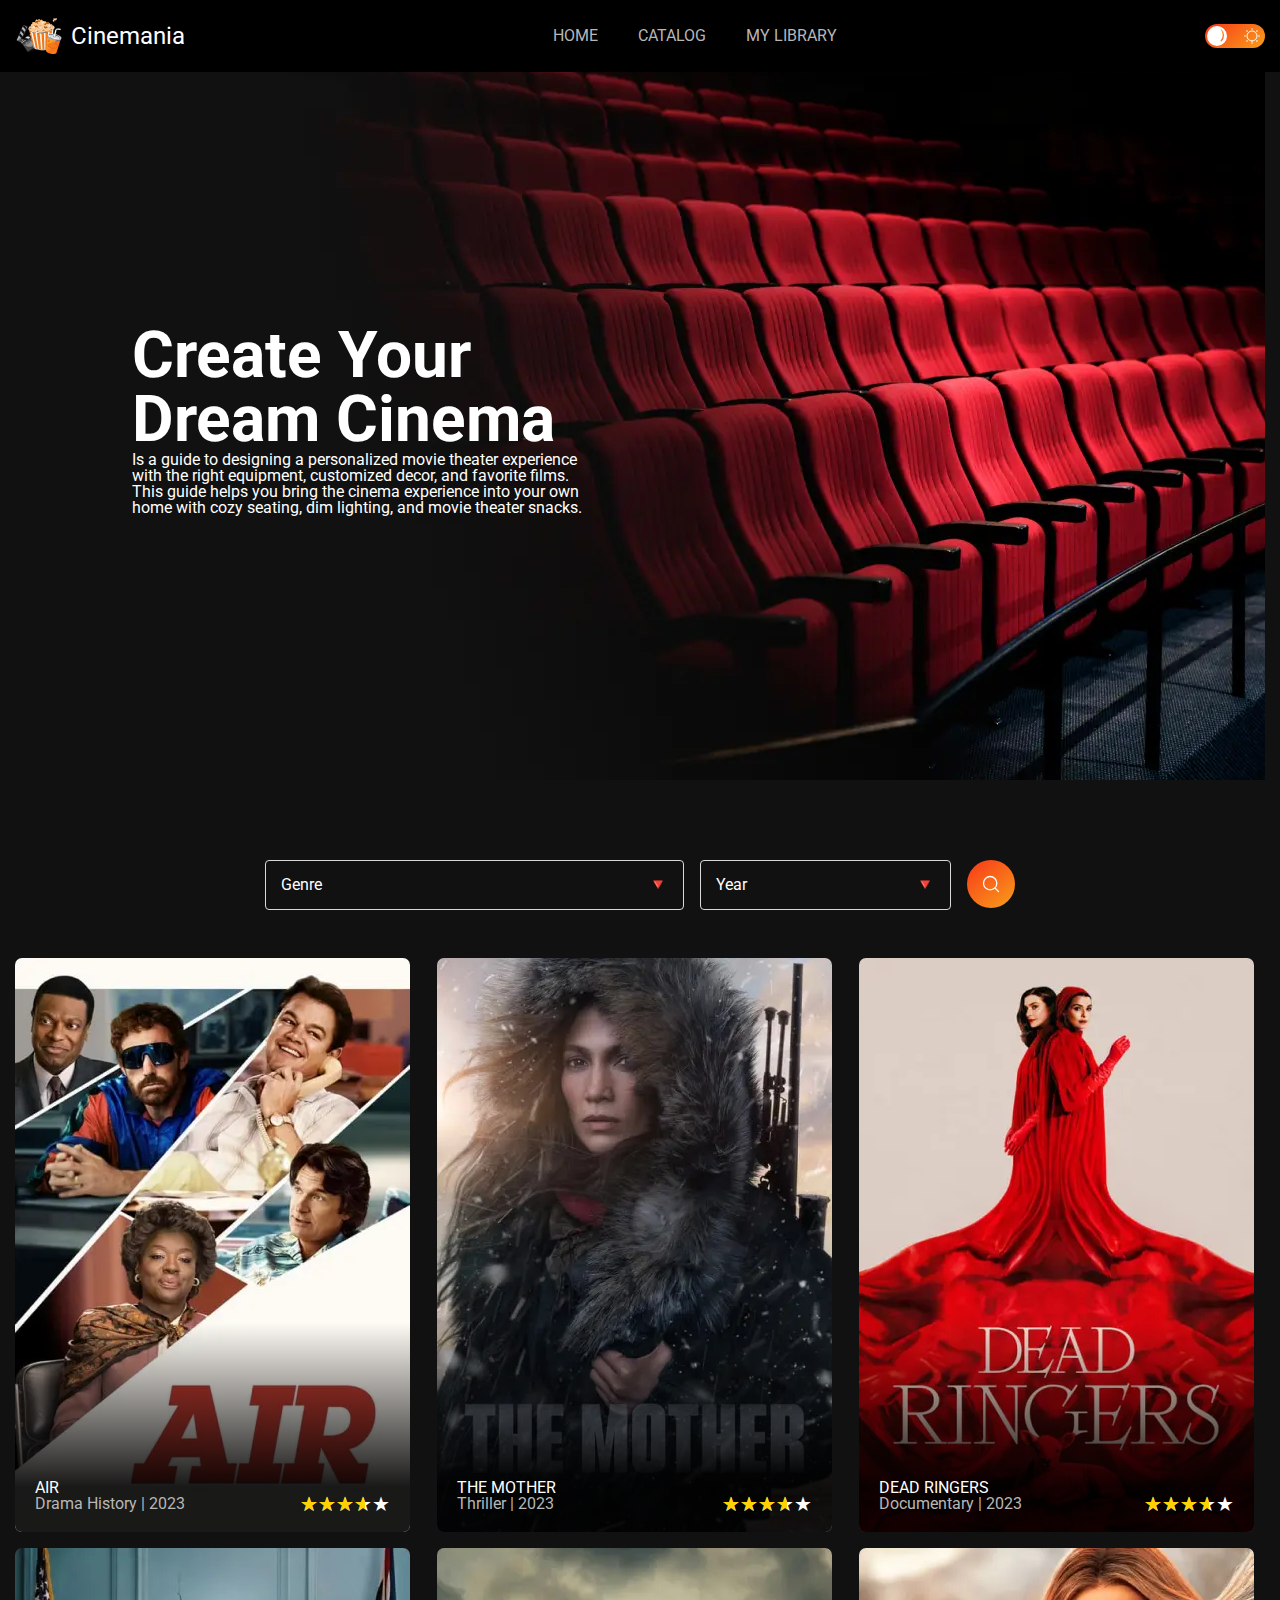
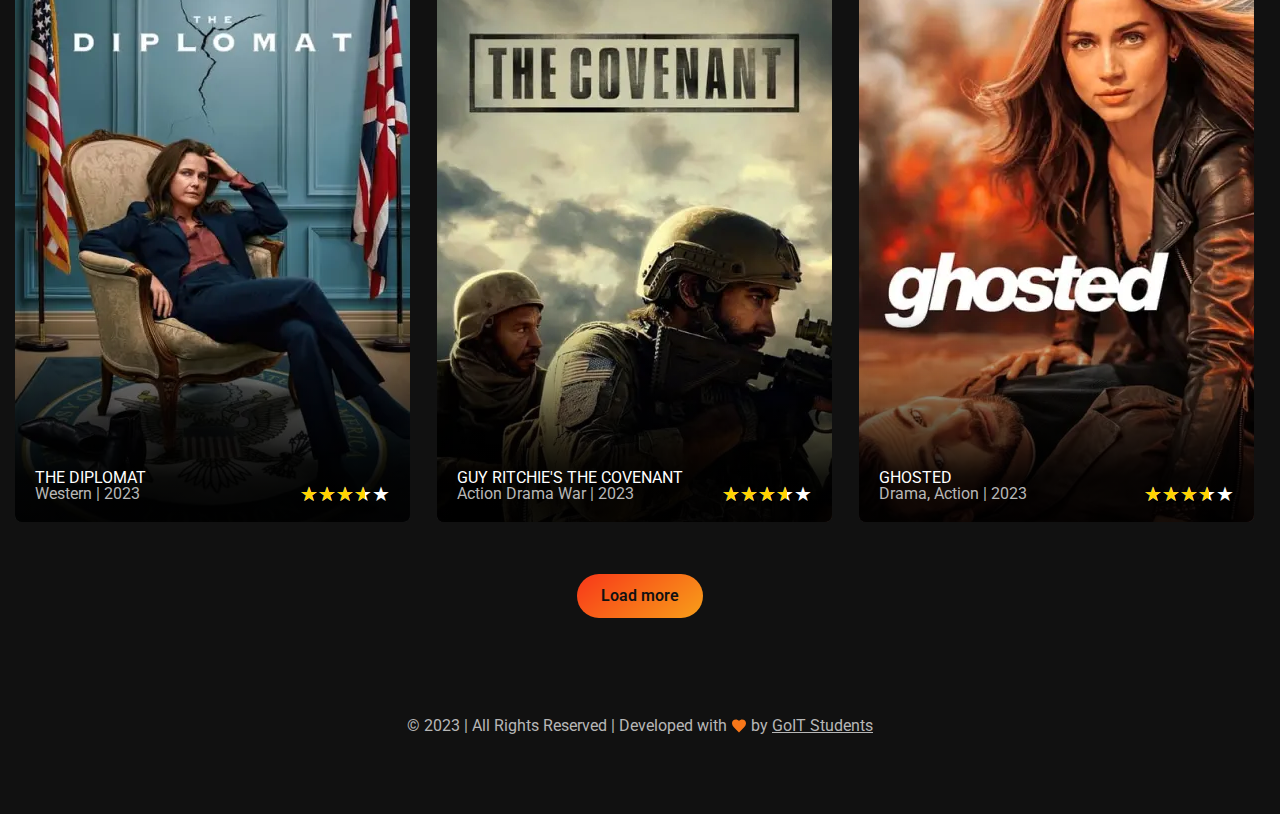
<file: library.html>
<!DOCTYPE html>
<html lang="en">

<head>
	<title>My library</title>
	<meta charset="UTF-8">
	<meta name="format-detection" content="telephone=no">
	<!-- <style>body{opacity: 0;}</style> -->
	<link rel="stylesheet" href="css/style.min.css?_v=20231017094146">
	<link rel="shortcut icon" href="favicon.ico">
	<!-- <meta name="robots" content="noindex, nofollow"> -->
	<meta name="viewport" content="width=device-width, initial-scale=1.0">
</head>

<body>
	<div class="wrapper">
		<header class="header">
			<div class="header__container">
				<div class="header__logo logo-header">
					<div class="logo-header__image"><img src="img/icons/logo.svg" alt="Logo"></div>
					<div class="logo-header__label">Cinemania</div>
				</div>
				<div class="header__menu menu">
					<button type="button" class="menu__icon icon-menu"><span></span></button>
					<nav class="menu__body">
						<ul class="menu__list">
							<li class="menu__item-logo"><img src="img/icons/logo.svg" alt="Logo"></li>
							<li class="menu__item"><a href="index.html" class="menu__link">Home</a></li>
							<li class="menu__item"><a href="catalog.html" class="menu__link">CATALOG</a></li>
							<li class="menu__item"><a href="library.html" class="menu__link">MY LIBRARY</a></li>
						</ul>
					</nav>
				</div>
				<div class="switch__header header-switch" form="checkbox">
					<input class="header-switch__input" type="checkbox" id="darkmode-toggle" />
					<label class="header-switch__label" for="darkmode-toggle"></label>
				</div>
			</div>
		</header>
		<main class="page">
			<section class="page__library library-page">
				<div class="library-page__container">
					<div class="library-page__content">
						<div class="library-page__image-ibg">
							<picture><source data-srcset="img/library/image01.webp" srcset="[data-uri]" type="image/webp"><img src="[data-uri]"  data-src="img/library/image01.jpg" alt="Image"></picture>
						</div>
						<div class="library-page__body">
							<h2 class="library-page__title">Create Your Dream Cinema</h2>
							<div class="library-page__text">Is a guide to designing a personalized movie theater experience with the right equipment, customized decor, and favorite films. This guide helps you bring the cinema experience into your own home with cozy seating, dim lighting, and movie theater snacks.</div>
						</div>
					</div>
				</div>
			</section>
			<section class="page__search search-page">
				<div class="search-page__container">
					<div class="search-page__filter">
						<form action="#" method="#" class="search-page__form">
							<select name="form[]" data-class-modif="form">
								<option value="1" selected>Genre</option>
								<option value="2">Romance</option>
								<option value="3">Detective</option>
								<option value="4">Thriller</option>
								<option value="2">Action</option>
								<option value="3">Documentary</option>
								<option value="4">Horror</option>
							</select>
							<select name="form[]" data-class-modif="form">
								<option value="1" selected>Year </option>
								<option value="2">2015</option>
								<option value="3">2016</option>
								<option value="4">2017</option>
								<option value="2">2018</option>
								<option value="3">2019</option>
								<option value="4">2020</option>
								<option value="2">2021</option>
								<option value="3">2022</option>
								<option value="4">2023</option>
							</select>
							<button type="button" class="search-page__button search__button"><img src="img/catalog/icons/search.svg" alt="Search"></button>
						</form>
					</div>
				</div>
			</section>
			<section class="page__items items-page">
				<div class="items-page__container">
					<div class="items-page__body">
						<a href="oops.html" class="trends-page__card card">
							<div class="card__item">
								<div class="card__image">
									<picture><source data-srcset="img/catalog/image11.webp" srcset="[data-uri]" type="image/webp"><img src="[data-uri]"  data-src="img/catalog/image11.jpg" alt="Image"></picture>
								</div>
								<div class="card__about">
									<h4 class="card__title">AIR<br><span>Drama History | 2023</span></h4>
									<div class="card__rating rating rating_set">
										<div class="rating__body">
											<div class="rating__active"></div>
											<div class="rating__items">
												<input type="radio" class="rating__item" value="1" name="rating">
												<input type="radio" class="rating__item" value="2" name="rating">
												<input type="radio" class="rating__item" value="3" name="rating">
												<input type="radio" class="rating__item" value="4" name="rating">
												<input type="radio" class="rating__item" value="5" name="rating">
											</div>
										</div>
										<div class="rating__value">3.6</div>
									</div>
								</div>
							</div>
						</a>
						<a href="oops.html" class="trends-page__card card">
							<div class="card__item">
								<div class="card__image">
									<picture><source data-srcset="img/catalog/image20.webp" srcset="[data-uri]" type="image/webp"><img src="[data-uri]"  data-src="img/catalog/image20.jpg" alt="Image"></picture>
								</div>
								<div class="card__about">
									<h4 class="card__title">THE MOTHER<br><span>Thriller | 2023</span></h4>
									<div class="card__rating rating rating_set">
										<div class="rating__body">
											<div class="rating__active"></div>
											<div class="rating__items">
												<input type="radio" class="rating__item" value="1" name="rating">
												<input type="radio" class="rating__item" value="2" name="rating">
												<input type="radio" class="rating__item" value="3" name="rating">
												<input type="radio" class="rating__item" value="4" name="rating">
												<input type="radio" class="rating__item" value="5" name="rating">
											</div>
										</div>
										<div class="rating__value">3.6</div>
									</div>
								</div>
							</div>
						</a>
						<a href="oops.html" class="trends-page__card card">
							<div class="card__item">
								<div class="card__image">
									<picture><source data-srcset="img/catalog/image05.webp" srcset="[data-uri]" type="image/webp"><img src="[data-uri]"  data-src="img/catalog/image05.jpg" alt="Image"></picture>
								</div>
								<div class="card__about">
									<h4 class="card__title">DEAD RINGERS<br><span>Documentary | 2023</span></h4>
									<div class="card__rating rating rating_set">
										<div class="rating__body">
											<div class="rating__active"></div>
											<div class="rating__items">
												<input type="radio" class="rating__item" value="1" name="rating">
												<input type="radio" class="rating__item" value="2" name="rating">
												<input type="radio" class="rating__item" value="3" name="rating">
												<input type="radio" class="rating__item" value="4" name="rating">
												<input type="radio" class="rating__item" value="5" name="rating">
											</div>
										</div>
										<div class="rating__value">3.6</div>
									</div>
								</div>
							</div>
						</a>
						<a href="oops.html" class="trends-page__card card">
							<div class="card__item">
								<div class="card__image">
									<picture><source data-srcset="img/catalog/image08.webp" srcset="[data-uri]" type="image/webp"><img src="[data-uri]"  data-src="img/catalog/image08.jpg" alt="Image"></picture>
								</div>
								<div class="card__about">
									<h4 class="card__title">THE DIPLOMAT<br><span>Western | 2023</span></h4>
									<div class="card__rating rating rating_set">
										<div class="rating__body">
											<div class="rating__active"></div>
											<div class="rating__items">
												<input type="radio" class="rating__item" value="1" name="rating">
												<input type="radio" class="rating__item" value="2" name="rating">
												<input type="radio" class="rating__item" value="3" name="rating">
												<input type="radio" class="rating__item" value="4" name="rating">
												<input type="radio" class="rating__item" value="5" name="rating">
											</div>
										</div>
										<div class="rating__value">3.6</div>
									</div>
								</div>
							</div>
						</a>
						<a href="oops.html" class="trends-page__card card">
							<div class="card__item">
								<div class="card__image">
									<picture><source data-srcset="img/catalog/image13.webp" srcset="[data-uri]" type="image/webp"><img src="[data-uri]"  data-src="img/catalog/image13.jpg" alt="Image"></picture>
								</div>
								<div class="card__about">
									<h4 class="card__title">GUY RITCHIE'S THE COVENANT<br><span>Action Drama War | 2023</span></h4>
									<div class="card__rating rating rating_set">
										<div class="rating__body">
											<div class="rating__active"></div>
											<div class="rating__items">
												<input type="radio" class="rating__item" value="1" name="rating">
												<input type="radio" class="rating__item" value="2" name="rating">
												<input type="radio" class="rating__item" value="3" name="rating">
												<input type="radio" class="rating__item" value="4" name="rating">
												<input type="radio" class="rating__item" value="5" name="rating">
											</div>
										</div>
										<div class="rating__value">3.6</div>
									</div>
								</div>
							</div>
						</a>
						<a href="oops.html" class="trends-page__card card">
							<div class="card__item">
								<div class="card__image">
									<picture><source data-srcset="img/catalog/image01.webp" srcset="[data-uri]" type="image/webp"><img src="[data-uri]"  data-src="img/catalog/image01.jpg" alt="Image"></picture>
								</div>
								<div class="card__about">
									<h4 class="card__title">GHOSTED<br><span>Drama, Action | 2023</span></h4>
									<div class="card__rating rating rating_set">
										<div class="rating__body">
											<div class="rating__active"></div>
											<div class="rating__items">
												<input type="radio" class="rating__item" value="1" name="rating">
												<input type="radio" class="rating__item" value="2" name="rating">
												<input type="radio" class="rating__item" value="3" name="rating">
												<input type="radio" class="rating__item" value="4" name="rating">
												<input type="radio" class="rating__item" value="5" name="rating">
											</div>
										</div>
										<div class="rating__value">3.6</div>
									</div>
								</div>
							</div>
						</a>
					</div>
					<button type="submit" class="items-page__button button">Load more</button>
				</div>
			</section>
		</main>
		<footer class="footer">
			<div class="footer__container">
				<div class="footer__copy copy-footer">
					<div class="copy-footer__text">© 2023 | All Rights Reserved | Developed with</div>
					<img src="img/icons/heart.svg" alt="Icon">
					<div class="copy-footer__text">by <span>GoIT Students</span></div>
				</div>
			</div>
		</footer>
	</div>
	<script src="js/app.min.js?_v=20231017094146"></script>
</body>

</html>
</file>
<file: css/style.min.css>
@charset "UTF-8";@import url(https://fonts.googleapis.com/css?family=Roboto:regular,500,600,700&display=swap);:root{--mainColor:#111111;--mainColorGrayLight:#b7b7b7;--mainBlack:#000;--mainTitle:#fff;--bg-primary:#242423;--bg-secondary:#7678ed;--bg-accent:#4cc9f0;--bg-inverse:#2d00f7;--text-primary:#fbfffe;--text-secondary:#080708;--text-accent:#e8eddf;--text-inverse:#e8eddf}.dark-mode{--mainColor:#fff;--mainColorGrayLight:#595959;--mainBlack:#fff;--mainTitle:#111}*{padding:0;margin:0;border:0}*,:after,:before{-webkit-box-sizing:border-box;box-sizing:border-box}body,html{height:100%;min-width:320px}body{color:var(--mainColor);line-height:1;font-family:Roboto;font-size:1rem;-ms-text-size-adjust:100%;-moz-text-size-adjust:100%;-webkit-text-size-adjust:100%;-webkit-font-smoothing:antialiased;-moz-osx-font-smoothing:grayscale}button,input,textarea{font-family:Roboto;font-size:inherit;line-height:inherit}button{cursor:pointer;color:inherit;background-color:transparent}a{color:inherit;text-decoration:none}ul li{list-style:none}img{vertical-align:top}h1,h2,h3,h4,h5,h6{font-weight:inherit;font-size:inherit}body{background-color:var(--mainColor);color:#fff;-webkit-transition:all .3s ease 0s;transition:all .3s ease 0s}.lock body{overflow:hidden;-ms-touch-action:none;touch-action:none;-ms-scroll-chaining:none;overscroll-behavior:none}.wrapper{min-height:100%;display:-webkit-box;display:-ms-flexbox;display:flex;-webkit-box-orient:vertical;-webkit-box-direction:normal;-ms-flex-direction:column;flex-direction:column;overflow:hidden}@supports (overflow:clip){.wrapper{overflow:clip}}.wrapper>main{-webkit-box-flex:1;-ms-flex:1 1 auto;flex:1 1 auto}.wrapper>*{min-width:0}[class*=__container]{max-width:80rem;margin:0 auto;padding:0 .9375rem}.select{min-width:0;position:relative}.select__body{position:relative}.select__title{color:var(--mainTitle);text-align:left;border:1px solid #d9d9d9;background-color:transparent;cursor:pointer;width:100%;border-radius:4px}.select__value{display:-webkit-box;display:-ms-flexbox;display:flex;min-width:0;-webkit-box-align:center;-ms-flex-align:center;align-items:center;padding:0 .9375rem;gap:.625rem}.select__value>*{-webkit-box-flex:1;-ms-flex:1 1 auto;flex:1 1 auto}.select__value:after{content:"🔻";-ms-flex-item-align:stretch;-ms-grid-row-align:stretch;align-self:stretch;-webkit-box-flex:0;-ms-flex:0 0 16px;flex:0 0 16px;-webkit-transition:all .3s ease 0s;transition:all .3s ease 0s;display:-webkit-box;display:-ms-flexbox;display:flex;-webkit-box-pack:center;-ms-flex-pack:center;justify-content:center;-webkit-box-align:center;-ms-flex-align:center;align-items:center}._select-open .select__value:after{-webkit-transform:rotate(-180deg);-ms-transform:rotate(-180deg);transform:rotate(-180deg)}.select__value._select-pseudo-label::before{content:attr(data-pseudo-label);opacity:.5}.select__content{-webkit-box-flex:1;-ms-flex:1 1 auto;flex:1 1 auto;overflow:hidden;text-overflow:ellipsis;white-space:nowrap}.select__text{-webkit-box-flex:1;-ms-flex:1 1 auto;flex:1 1 auto;overflow:hidden;text-overflow:ellipsis;white-space:nowrap}.select__input{width:100%;background-color:transparent;height:100%}.select__options{color:var(--mainTitle);position:absolute;top:calc(100% - .0625rem);border-radius:0 0 4px 4px;min-width:100%;left:0;background-color:var(--mainColor);border-top:0;border:1px solid #d9d9d9;border-top:0;padding:10px 0 5px 0}.select__scroll{overflow-y:auto;overflow-x:hidden;max-height:12.5rem}.select__option{width:100%;text-align:left;cursor:pointer;padding:5px 15px;color:inherit}.select__option._select-selected{background-color:#eee}.select__row{display:-webkit-inline-box;display:-ms-inline-flexbox;display:inline-flex;-webkit-box-align:center;-ms-flex-align:center;align-items:center}.select--show-top .select__options{top:auto;bottom:calc(100% - .0625rem);border:1px solid #d9d9d9;border-bottom:0;border-radius:4px 4px 0 0;padding:5px 0 10px 0}._select-tag{cursor:pointer}.rating{display:-webkit-box;display:-ms-flexbox;display:flex;-webkit-box-align:end;-ms-flex-align:end;align-items:flex-end;font-size:20px;line-height:.75;-webkit-transition:opacity .3s ease 0s;transition:opacity .3s ease 0s}.rating.rating_sending{opacity:.2}.rating.rating_set .rating__active,.rating.rating_set .rating__item{cursor:pointer}.rating__body{position:relative}.rating__body::before{content:"★★★★★";display:block}.rating__active{position:absolute;width:0%;height:100%;top:0;left:0;overflow:hidden}.rating__active::before{content:"★★★★★";position:absolute;width:100%;height:100%;top:0;left:0;color:#ffd300}.rating__items{display:-webkit-box;display:-ms-flexbox;display:flex;position:absolute;width:100%;height:100%;top:0;left:0}.rating__item{-webkit-box-flex:0;-ms-flex:0 0 20%;flex:0 0 20%;height:100%;opacity:0}.rating__value{display:none}[class*=-ibg]{position:relative}[class*=-ibg] img{position:absolute;width:100%;height:100%;top:0;left:0;-o-object-fit:cover;object-fit:cover}[class*=-ibg--contain] img{-o-object-fit:contain;object-fit:contain}.button{background:linear-gradient(141deg,#f84119 9.4%,#f89f19);padding:.75rem 1.5rem;border-radius:4.625rem;color:var(--mainColor);font-weight:600;line-height:1.25;text-align:center;-webkit-transition:all .3s;transition:all .3s}.botton-more{background:0 0;border:1px solid #fff;color:#fff}.card__item{position:relative;z-index:1;max-width:24.6875rem}.card__image{overflow:hidden;border-radius:.4375rem;position:relative;-webkit-transition:border .3s ease 0s;transition:border .3s ease 0s}.card__image::after{content:"";position:absolute;bottom:0;left:0;width:100%;height:100%;background:-webkit-gradient(linear,left top,left bottom,color-stop(63.48%,rgba(0,0,0,0)),color-stop(92.16%,rgba(0,0,0,.9)));background:linear-gradient(180deg,rgba(0,0,0,0) 63.48%,rgba(0,0,0,.9) 92.16%)}.card__image img{max-width:100%}.card__about{padding:1.25rem;position:absolute;display:-webkit-box;display:-ms-flexbox;display:flex;-ms-flex-wrap:wrap;flex-wrap:wrap;gap:.5rem;-webkit-box-pack:justify;-ms-flex-pack:justify;justify-content:space-between;bottom:0;left:0;z-index:10;width:100%}.card__title span{color:#b7b7b7}.header{padding-top:.75rem;padding-bottom:.75rem;background-color:var(--mainBlack);position:fixed;top:0;left:0;width:100%;z-index:50}.header__container{display:-webkit-box;display:-ms-flexbox;display:flex;-webkit-box-align:center;-ms-flex-align:center;align-items:center;-webkit-box-pack:justify;-ms-flex-pack:justify;justify-content:space-between}.logo-header{display:-webkit-box;display:-ms-flexbox;display:flex;-webkit-box-align:center;-ms-flex-align:center;align-items:center;gap:.5rem}.logo-header__label{color:#fff;text-align:center;font-size:1.5rem;line-height:1.1666666667}.menu{color:var(--mainColorGrayLight)}.menu__list{display:-webkit-box;display:-ms-flexbox;display:flex}.menu__item-logo{margin-bottom:2.5rem}.menu__link{text-transform:uppercase;-webkit-transition:color .3s ease 0s;transition:color .3s ease 0s}.menu__link:hover{color:#f87719}.switch__header{position:relative}.switch__header::before{content:"";position:absolute;background-image:url(../img/icons/dark.svg);background-repeat:no-repeat;top:.25rem;left:.25rem;width:1.125rem;height:1.125rem;z-index:1}.switch__header::after{content:"";position:absolute;background-image:url(../img/icons/light.svg);background-repeat:no-repeat;top:.25rem;right:.1875rem;width:1.125rem;height:1.125rem;z-index:1}.header-switch{display:-webkit-box;display:-ms-flexbox;display:flex}.header-switch input{width:0;height:0;visibility:hidden}.header-switch input:checked+label::after{left:3.625rem;-webkit-transform:translateX(-100%) rotate(-180deg);-ms-transform:translateX(-100%) rotate(-180deg);transform:translateX(-100%) rotate(-180deg);background-image:url(../img/icons/oreol.svg)}.header-switch label{position:relative;cursor:pointer;display:block;width:3.75rem;height:1.5rem;border-radius:12.125rem;background:linear-gradient(141deg,#f84119 9.4%,#f89f19)}.header-switch label::after{content:"";width:1.25rem;height:1.25rem;position:absolute;top:.125rem;left:.125rem;background-color:#fff;border-radius:50%;background-image:url(../img/icons/oreol.svg);-webkit-transform:rotate(0);-ms-transform:rotate(0);transform:rotate(0);z-index:10}.header-switch label,.header-switch label::after{-webkit-transition:.5s;transition:.5s}.icon-menu{display:none}.footer__container{color:var(--mainColorGrayLight);text-align:center}.footer__copy{display:-webkit-box;display:-ms-flexbox;display:flex;-webkit-box-pack:center;-ms-flex-pack:center;justify-content:center;-ms-flex-wrap:wrap;flex-wrap:wrap;gap:.3125rem}.copy-footer__text{text-wrap:none}.copy-footer__text span{text-decoration:underline}.main-page__slide{background-color:#111}.swiper-slide__content{-webkit-box-flex:1;-ms-flex:1 0 42%;flex:1 0 42%;display:-webkit-box;display:-ms-flexbox;display:flex;-webkit-box-orient:vertical;-webkit-box-direction:normal;-ms-flex-direction:column;flex-direction:column;-webkit-box-align:start;-ms-flex-align:start;align-items:flex-start;padding:1.25rem}.swiper-slide__title{color:#fff;font-weight:700}.swiper-slide__text{color:#f8f8f8}.swiper-slide__buttons{display:-webkit-box;display:-ms-flexbox;display:flex;gap:.5rem}.swiper-slide__image{-webkit-box-flex:1;-ms-flex:1 1 58%;flex:1 1 58%}.swiper-slide__image img{max-width:100%}.trends-page__trend{display:-webkit-box;display:-ms-flexbox;display:flex;-webkit-box-pack:justify;-ms-flex-pack:justify;justify-content:space-between}.trend__title{color:var(--mainTitle);font-weight:500;text-transform:uppercase}.trend__link{color:var(--mainTitle);font-weight:500;-webkit-transition:.3s;transition:.3s}.upcoming-page__title{color:var(--mainTitle);font-weight:500;text-transform:uppercase}.upcoming-page__body{display:-webkit-box;display:-ms-flexbox;display:flex;-webkit-box-align:center;-ms-flex-align:center;align-items:center}.upcoming-page__image{overflow:hidden;width:100%;-webkit-box-flex:1;-ms-flex:1 1 auto;flex:1 1 auto;border-radius:.4375rem}.upcoming-page__image img{width:100%;-webkit-transition:-webkit-transform .3s ease 0s;transition:-webkit-transform .3s ease 0s;transition:transform .3s ease 0s;transition:transform .3s ease 0s,-webkit-transform .3s ease 0s}.upcoming-page__content{-webkit-box-flex:1;-ms-flex:1 0 37%;flex:1 0 37%}.content-upcoming__title{color:var(--mainTitle);font-weight:500;text-transform:uppercase}.content-upcoming__date{color:var(--mainTitle);font-weight:500}.content-upcoming__date span{margin-left:3.625rem;color:#f87719}.content-upcoming__date:not(:last-child){margin-bottom:.75rem}.content-upcoming__vote{display:-webkit-box;display:-ms-flexbox;display:flex;color:var(--mainTitle);gap:2.625rem}.content-upcoming__vote:not(:last-child){margin-bottom:.75rem}.content-upcoming__popularity{color:var(--mainTitle)}.content-upcoming__popularity:not(:last-child){margin-bottom:.75rem}.content-upcoming__popularity span{margin-left:4.875rem}.content-upcoming__ganre{color:var(--mainTitle);text-wrap:wrap}.content-upcoming__ganre:not(:last-child){margin-bottom:.75rem}.content-upcoming__ganre span{margin-left:6.75rem}.content-upcoming__about{color:var(--mainTitle);text-transform:uppercase}.content-upcoming__about:not(:last-child){margin-bottom:.75rem}.content-upcoming__text{color:var(--mainColorGrayLight);font-size:.875rem;line-height:1.4285714286}.content-upcoming__text:not(:last-child){margin-bottom:1.25rem}.vote-upcoming-content__value span{background-color:var(--mainTitle);color:var(--mainBlack);padding-left:.5rem;padding-right:.5rem;border-radius:.3125rem}.block-oops__container{position:fixed;top:50%;left:50%;-webkit-transform:translate(-50%,-50%);-ms-transform:translate(-50%,-50%);transform:translate(-50%,-50%);margin:0 auto;max-width:43.75rem;border-radius:1.25rem;background-color:var(--mainColor);-webkit-box-shadow:1px 1px 14px 4px rgba(255,107,8,.42);box-shadow:1px 1px 14px 4px rgba(255,107,8,.42)}.block-oops__close{display:-webkit-box;display:-ms-flexbox;display:flex;-webkit-box-pack:end;-ms-flex-pack:end;justify-content:flex-end}.block-oops__body{display:-webkit-box;display:-ms-flexbox;display:flex;-webkit-box-align:center;-ms-flex-align:center;align-items:center}.block-oops__text{line-height:1.1666666667;color:var(--mainColorGrayLight)}.block-oops__text span{text-transform:uppercase}.block-oops__image img{max-width:100%}.catalog-page__search{display:-webkit-box;display:-ms-flexbox;display:flex;-webkit-box-pack:justify;-ms-flex-pack:justify;justify-content:space-between;-webkit-box-align:center;-ms-flex-align:center;align-items:center;gap:1rem}.catalog-page__cards{display:-ms-grid;display:grid;-ms-grid-columns:(1fr)[3];grid-template-columns:repeat(3,1fr)}.search__input{-webkit-box-flex:77%;-ms-flex:77%;flex:77%;border-radius:.5rem;background-color:transparent;border:1px solid var(--mainTitle);color:var(--mainTitle)}.search__button{border-radius:50%;background:linear-gradient(141deg,#f84119 9.4%,#f89f19)}.search__button img{max-width:100%}.control-slider-catalog{display:-webkit-box;display:-ms-flexbox;display:flex;height:2.5rem;-webkit-box-pack:center;-ms-flex-pack:center;justify-content:center}.control-slider-catalog__swiper-pagination{display:-webkit-box;display:-ms-flexbox;display:flex;gap:1rem}.control-slider-catalog__swiper-pagination span{color:var(--mainColorGrayLight);font-size:.875rem;text-align:center;display:-webkit-box;display:-ms-flexbox;display:flex;-webkit-box-pack:center;-ms-flex-pack:center;justify-content:center;-webkit-box-align:center;-ms-flex-align:center;align-items:center}.control-slider-catalog__swiper-button-prev{width:2.5rem;position:relative}.control-slider-catalog__swiper-button-prev::before{content:"";position:absolute;width:2.5rem;height:2.5rem;top:0;left:0;background:url(../img/catalog/icons/forward.svg) center/cover no-repeat}.control-slider-catalog__swiper-button-next{width:2.5rem;position:relative}.control-slider-catalog__swiper-button-next::before{content:"";position:absolute;width:2.5rem;height:2.5rem;top:0;left:0;background:url(../img/catalog/icons/forward.svg) center/cover no-repeat;-webkit-transform:rotate(-180deg);-ms-transform:rotate(-180deg);transform:rotate(-180deg)}.swiper-button-disabled{opacity:.5}.swiper-pagination-bullet-active{background:linear-gradient(141deg,#ffc226 9.4%,#f84119 91.91%)}.swiper-pagination-bullet{border:1px solid #b7b7b7;width:2.5rem;height:2.5rem;border-radius:50%}.library-page__content{position:relative;z-index:1}.library-page__body{position:absolute;max-width:29rem;z-index:10;top:50%;left:0;-webkit-transform:translate(0,-50%);-ms-transform:translate(0,-50%);transform:translate(0,-50%);margin-right:1.25rem}.library-page__title{font-weight:700}.search-page__form{display:-ms-grid;display:grid;-ms-grid-columns:1fr .6fr .06fr;grid-template-columns:1fr .6fr .06fr}.items-page__body{display:-ms-grid;display:grid;-ms-grid-columns:(1fr)[3];grid-template-columns:repeat(3,1fr)}.items-page__button{position:relative;left:50%;-webkit-transform:translate(-50%,0);-ms-transform:translate(-50%,0);transform:translate(-50%,0)}.swiper{overflow:hidden}.swiper-initialized{-ms-touch-action:pan-y;touch-action:pan-y}.swiper-wrapper{width:100%;height:100%;-webkit-box-sizing:content-box;box-sizing:content-box;display:-webkit-box;display:-ms-flexbox;display:flex;position:relative}.swiper-vertical .swiper-wrapper{-webkit-box-orient:vertical;-webkit-box-direction:normal;-ms-flex-direction:column;flex-direction:column}.swiper-autoheight .swiper-wrapper{-webkit-box-align:start;-ms-flex-align:start;align-items:flex-start}.swiper-initialized .swiper-slide{-ms-flex-negative:0;flex-shrink:0}.swiper-android .swiper-slide,.swiper-android .swiper-wrapper{-webkit-transform:translate3d(0,0,0);transform:translate3d(0,0,0)}.swiper-button-lock{display:none!important}@media (min-width:47.99875em){.menu__item-logo{display:none}.swiper-slide{display:-webkit-box;display:-ms-flexbox;display:flex;-webkit-box-align:center;-ms-flex-align:center;align-items:center}}@media (min-width:80em){.select__value{height:3rem}.button{font-size:1rem}.menu__list{gap:2.5rem}.footer{padding-top:6.25rem}.footer{padding-bottom:5rem}.footer__container{font-size:1rem}.page__main{margin-top:3.75rem}.swiper-slide__title{font-size:4rem}.swiper-slide__title:not(:last-child){margin-bottom:1rem}.swiper-slide__rating{margin-bottom:1.75rem}.swiper-slide__text{font-size:1rem}.swiper-slide__text:not(:last-child){margin-bottom:2rem}.trends-page{margin-top:5rem}.trends-page__trend:not(:last-child){margin-bottom:1.75rem}.trend__title{font-size:1.75rem}.trend__link{font-size:1.75rem}.upcoming-page{margin-top:3.75rem}.upcoming-page__title{font-size:1.75rem}.upcoming-page__title:not(:last-child){margin-bottom:1.75rem}.upcoming-page__body{gap:1rem}.content-upcoming__title{font-size:1.75rem}.content-upcoming__title:not(:last-child){margin-bottom:1.75rem}.block-oops__container{padding:1.875rem}.block-oops__text{font-size:1.5rem}.catalog-page__search{margin-top:5rem}.catalog-page__search{margin-bottom:3rem}.catalog-page__cards{gap:2rem}.search{margin-left:26.625rem}.search{margin-right:26.625rem}.search__input{padding-left:1.5rem}.search__input{padding-top:.8125rem}.search__input{padding-bottom:.8125rem}.search__input{font-size:1rem}.search__button{width:3rem}.search__button{height:3rem}.control-slider-catalog{margin-top:3.75rem}.page__library{margin-top:3.75rem}.page__search{margin-top:5rem}.page__items{margin-top:3rem}.library-page__image-ibg{padding-bottom:45rem}.library-page__body{margin-left:7.3125rem}.library-page__title{font-size:4rem}.library-page__text{font-size:1rem}.search-page__form{padding-left:15.625rem}.search-page__form{padding-right:15.625rem}.search-page__form{gap:1rem}.items-page__body{gap:1rem}.items-page__button{margin-top:3.25rem}}@media (max-width:20em){.select__value{height:2.5rem}.button{font-size:.75rem}.menu__list{gap:.9375rem}.footer{padding-top:2.5rem}.footer{padding-bottom:1.75rem}.footer__container{font-size:.875rem}.page__main{margin-top:3rem}.swiper-slide__title{font-size:2rem}.swiper-slide__title:not(:last-child){margin-bottom:.5rem}.swiper-slide__rating{margin-bottom:1rem}.swiper-slide__text{font-size:.875rem}.swiper-slide__text:not(:last-child){margin-bottom:1.25rem}.trends-page{margin-top:2.5rem}.trends-page__trend:not(:last-child){margin-bottom:1.5rem}.trend__title{font-size:1rem}.trend__link{font-size:1rem}.upcoming-page{margin-top:2rem}.upcoming-page__title{font-size:1rem}.upcoming-page__title:not(:last-child){margin-bottom:1.5rem}.upcoming-page__body{gap:.625rem}.content-upcoming__title{font-size:1rem}.content-upcoming__title:not(:last-child){margin-bottom:1.5rem}.block-oops__container{padding:.625rem}.block-oops__text{font-size:1rem}.catalog-page__search{margin-top:2.5rem}.catalog-page__search{margin-bottom:1rem}.catalog-page__cards{gap:1rem}.search{margin-left:1.25rem}.search{margin-right:1.25rem}.search__input{padding-left:1.25rem}.search__input{padding-top:.625rem}.search__input{padding-bottom:.625rem}.search__input{font-size:.875rem}.search__button{width:2.5rem}.search__button{height:2.5rem}.control-slider-catalog{margin-top:1.875rem}.page__library{margin-top:3rem}.page__search{margin-top:2.5rem}.page__items{margin-top:1.25rem}.library-page__image-ibg{padding-bottom:23.75rem}.library-page__body{margin-left:1.25rem}.library-page__title{font-size:2rem}.library-page__text{font-size:.875rem}.search-page__form{padding-left:.625rem}.search-page__form{padding-right:.625rem}.search-page__form{gap:.625rem}.items-page__body{gap:.625rem}.items-page__button{margin-top:1.875rem}}@media (max-width:71.25em){.upcoming-page__body{-webkit-box-orient:vertical;-webkit-box-direction:normal;-ms-flex-direction:column;flex-direction:column}}@media (max-width:47.99875em){.logo-header__label{display:none}.menu__body{padding:6.25rem .9375rem 1.5625rem .9375rem;position:fixed;width:70%;height:100%;top:0;right:100%;overflow:auto;row-gap:2.5rem;-webkit-transition:right .5s;transition:right .5s;background-color:var(--mainColor);z-index:4}.menu__body::before{content:"";position:fixed;width:100%;height:3.4375rem;top:0;right:100%;z-index:50;-webkit-transition:right .5s;transition:right .5s}.menu-open .menu__body{right:30%}.menu-open .menu__body::before{content:"";right:0;top:0;width:30%;height:100%;background-color:rgba(0,0,0,.5607843137)}.menu__list{-webkit-box-orient:vertical;-webkit-box-direction:normal;-ms-flex-direction:column;flex-direction:column;-webkit-box-align:start;-ms-flex-align:start;align-items:flex-start;padding-left:1.25rem;gap:1.5rem}.icon-menu{display:block;position:relative;width:1.875rem;height:1.125rem;z-index:5}.icon-menu span,.icon-menu::after,.icon-menu::before{content:"";-webkit-transition:all .3s ease 0s;transition:all .3s ease 0s;right:0;position:absolute;width:100%;height:.125rem;background-color:var(--mainColorGrayLight)}.icon-menu::before{top:0}.icon-menu::after{bottom:0}.icon-menu span{top:calc(50% - .0625rem)}.menu-open .icon-menu span{width:0}.menu-open .icon-menu::before{top:calc(50% - .0625rem);-webkit-transform:rotate(-45deg);-ms-transform:rotate(-45deg);transform:rotate(-45deg)}.menu-open .icon-menu::after{bottom:calc(50% - .0625rem);-webkit-transform:rotate(45deg);-ms-transform:rotate(45deg);transform:rotate(45deg)}.swiper-slide__content{position:absolute;top:50%;width:67%;z-index:10;-webkit-transform:translate(0,-50%);-ms-transform:translate(0,-50%);transform:translate(0,-50%)}.swiper-slide__image{position:relative;z-index:1}.block-oops__body{-webkit-box-orient:vertical;-webkit-box-direction:normal;-ms-flex-direction:column;flex-direction:column;width:17.5rem}.catalog-page__cards{-ms-grid-columns:(1fr)[2];grid-template-columns:repeat(2,1fr)}.items-page__body{-ms-grid-columns:(1fr)[2];grid-template-columns:repeat(2,1fr)}}@media (max-width:47.99875em) and (any-hover:none){.icon-menu{cursor:default}}@media (max-width:29.99875em){.swiper-slide__content{width:100%}.catalog-page__cards{-ms-grid-columns:(1fr)[1];grid-template-columns:repeat(1,1fr);justify-items:center}.search-page__form{-ms-grid-columns:1fr .6fr;grid-template-columns:1fr .6fr}.search-page__button{display:-webkit-box;display:-ms-flexbox;display:flex;-webkit-box-pack:center;-ms-flex-pack:center;justify-content:center;-webkit-box-align:center;-ms-flex-align:center;align-items:center;border-radius:1.5rem;width:166%}.items-page__container{display:-webkit-box;display:-ms-flexbox;display:flex;-webkit-box-orient:vertical;-webkit-box-direction:normal;-ms-flex-direction:column;flex-direction:column;-webkit-box-pack:center;-ms-flex-pack:center;justify-content:center}.items-page__body{-ms-grid-columns:(1fr)[1];grid-template-columns:repeat(1,1fr);justify-items:center}}@media (min-width:20em) and (max-width:80em){@supports (height:clamp(2.5rem ,2.3333333333rem + 0.8333333333vw ,3rem)){.select__value{height:clamp(2.5rem ,2.3333333333rem + .8333333333vw ,3rem)}}@supports not (height:clamp(2.5rem ,2.3333333333rem + 0.8333333333vw ,3rem)){.select__value{height:calc(2.5rem + .5 * (100vw - 20rem)/ 60)}}@supports (font-size:clamp(0.75rem ,0.6666666667rem + 0.4166666667vw ,1rem)){.button{font-size:clamp(.75rem ,.6666666667rem + .4166666667vw ,1rem)}}@supports not (font-size:clamp(0.75rem ,0.6666666667rem + 0.4166666667vw ,1rem)){.button{font-size:calc(.75rem + .25 * (100vw - 20rem)/ 60)}}@supports (gap:clamp(0.9375rem ,0.4166666667rem + 2.6041666667vw ,2.5rem)){.menu__list{gap:clamp(.9375rem ,.4166666667rem + 2.6041666667vw ,2.5rem)}}@supports not (gap:clamp(0.9375rem ,0.4166666667rem + 2.6041666667vw ,2.5rem)){.menu__list{gap:calc(.9375rem + 1.5625 * (100vw - 20rem)/ 60)}}@supports (padding-top:clamp(2.5rem ,1.25rem + 6.25vw ,6.25rem)){.footer{padding-top:clamp(2.5rem ,1.25rem + 6.25vw ,6.25rem)}}@supports not (padding-top:clamp(2.5rem ,1.25rem + 6.25vw ,6.25rem)){.footer{padding-top:calc(2.5rem + 3.75 * (100vw - 20rem)/ 60)}}@supports (padding-bottom:clamp(1.75rem ,0.6666666667rem + 5.4166666667vw ,5rem)){.footer{padding-bottom:clamp(1.75rem ,.6666666667rem + 5.4166666667vw ,5rem)}}@supports not (padding-bottom:clamp(1.75rem ,0.6666666667rem + 5.4166666667vw ,5rem)){.footer{padding-bottom:calc(1.75rem + 3.25 * (100vw - 20rem)/ 60)}}@supports (font-size:clamp(0.875rem ,0.8333333333rem + 0.2083333333vw ,1rem)){.footer__container{font-size:clamp(.875rem ,.8333333333rem + .2083333333vw ,1rem)}}@supports not (font-size:clamp(0.875rem ,0.8333333333rem + 0.2083333333vw ,1rem)){.footer__container{font-size:calc(.875rem + .125 * (100vw - 20rem)/ 60)}}@supports (margin-top:clamp(3rem ,2.75rem + 1.25vw ,3.75rem)){.page__main{margin-top:clamp(3rem ,2.75rem + 1.25vw ,3.75rem)}}@supports not (margin-top:clamp(3rem ,2.75rem + 1.25vw ,3.75rem)){.page__main{margin-top:calc(3rem + .75 * (100vw - 20rem)/ 60)}}@supports (font-size:clamp(2rem ,1.3333333333rem + 3.3333333333vw ,4rem)){.swiper-slide__title{font-size:clamp(2rem ,1.3333333333rem + 3.3333333333vw ,4rem)}}@supports not (font-size:clamp(2rem ,1.3333333333rem + 3.3333333333vw ,4rem)){.swiper-slide__title{font-size:calc(2rem + 2 * (100vw - 20rem)/ 60)}}@supports (margin-bottom:clamp(0.5rem ,0.3333333333rem + 0.8333333333vw ,1rem)){.swiper-slide__title:not(:last-child){margin-bottom:clamp(.5rem ,.3333333333rem + .8333333333vw ,1rem)}}@supports not (margin-bottom:clamp(0.5rem ,0.3333333333rem + 0.8333333333vw ,1rem)){.swiper-slide__title:not(:last-child){margin-bottom:calc(.5rem + .5 * (100vw - 20rem)/ 60)}}@supports (margin-bottom:clamp(1rem ,0.75rem + 1.25vw ,1.75rem)){.swiper-slide__rating{margin-bottom:clamp(1rem ,.75rem + 1.25vw ,1.75rem)}}@supports not (margin-bottom:clamp(1rem ,0.75rem + 1.25vw ,1.75rem)){.swiper-slide__rating{margin-bottom:calc(1rem + .75 * (100vw - 20rem)/ 60)}}@supports (font-size:clamp(0.875rem ,0.8333333333rem + 0.2083333333vw ,1rem)){.swiper-slide__text{font-size:clamp(.875rem ,.8333333333rem + .2083333333vw ,1rem)}}@supports not (font-size:clamp(0.875rem ,0.8333333333rem + 0.2083333333vw ,1rem)){.swiper-slide__text{font-size:calc(.875rem + .125 * (100vw - 20rem)/ 60)}}@supports (margin-bottom:clamp(1.25rem ,1rem + 1.25vw ,2rem)){.swiper-slide__text:not(:last-child){margin-bottom:clamp(1.25rem ,1rem + 1.25vw ,2rem)}}@supports not (margin-bottom:clamp(1.25rem ,1rem + 1.25vw ,2rem)){.swiper-slide__text:not(:last-child){margin-bottom:calc(1.25rem + .75 * (100vw - 20rem)/ 60)}}@supports (margin-top:clamp(2.5rem ,1.6666666667rem + 4.1666666667vw ,5rem)){.trends-page{margin-top:clamp(2.5rem ,1.6666666667rem + 4.1666666667vw ,5rem)}}@supports not (margin-top:clamp(2.5rem ,1.6666666667rem + 4.1666666667vw ,5rem)){.trends-page{margin-top:calc(2.5rem + 2.5 * (100vw - 20rem)/ 60)}}@supports (margin-bottom:clamp(1.5rem ,1.4166666667rem + 0.4166666667vw ,1.75rem)){.trends-page__trend:not(:last-child){margin-bottom:clamp(1.5rem ,1.4166666667rem + .4166666667vw ,1.75rem)}}@supports not (margin-bottom:clamp(1.5rem ,1.4166666667rem + 0.4166666667vw ,1.75rem)){.trends-page__trend:not(:last-child){margin-bottom:calc(1.5rem + .25 * (100vw - 20rem)/ 60)}}@supports (font-size:clamp(1rem ,0.75rem + 1.25vw ,1.75rem)){.trend__title{font-size:clamp(1rem ,.75rem + 1.25vw ,1.75rem)}}@supports not (font-size:clamp(1rem ,0.75rem + 1.25vw ,1.75rem)){.trend__title{font-size:calc(1rem + .75 * (100vw - 20rem)/ 60)}}@supports (font-size:clamp(1rem ,0.75rem + 1.25vw ,1.75rem)){.trend__link{font-size:clamp(1rem ,.75rem + 1.25vw ,1.75rem)}}@supports not (font-size:clamp(1rem ,0.75rem + 1.25vw ,1.75rem)){.trend__link{font-size:calc(1rem + .75 * (100vw - 20rem)/ 60)}}@supports (margin-top:clamp(2rem ,1.4166666667rem + 2.9166666667vw ,3.75rem)){.upcoming-page{margin-top:clamp(2rem ,1.4166666667rem + 2.9166666667vw ,3.75rem)}}@supports not (margin-top:clamp(2rem ,1.4166666667rem + 2.9166666667vw ,3.75rem)){.upcoming-page{margin-top:calc(2rem + 1.75 * (100vw - 20rem)/ 60)}}@supports (font-size:clamp(1rem ,0.75rem + 1.25vw ,1.75rem)){.upcoming-page__title{font-size:clamp(1rem ,.75rem + 1.25vw ,1.75rem)}}@supports not (font-size:clamp(1rem ,0.75rem + 1.25vw ,1.75rem)){.upcoming-page__title{font-size:calc(1rem + .75 * (100vw - 20rem)/ 60)}}@supports (margin-bottom:clamp(1.5rem ,1.4166666667rem + 0.4166666667vw ,1.75rem)){.upcoming-page__title:not(:last-child){margin-bottom:clamp(1.5rem ,1.4166666667rem + .4166666667vw ,1.75rem)}}@supports not (margin-bottom:clamp(1.5rem ,1.4166666667rem + 0.4166666667vw ,1.75rem)){.upcoming-page__title:not(:last-child){margin-bottom:calc(1.5rem + .25 * (100vw - 20rem)/ 60)}}@supports (gap:clamp(0.625rem ,0.5rem + 0.625vw ,1rem)){.upcoming-page__body{gap:clamp(.625rem ,.5rem + .625vw ,1rem)}}@supports not (gap:clamp(0.625rem ,0.5rem + 0.625vw ,1rem)){.upcoming-page__body{gap:calc(.625rem + .375 * (100vw - 20rem)/ 60)}}@supports (font-size:clamp(1rem ,0.75rem + 1.25vw ,1.75rem)){.content-upcoming__title{font-size:clamp(1rem ,.75rem + 1.25vw ,1.75rem)}}@supports not (font-size:clamp(1rem ,0.75rem + 1.25vw ,1.75rem)){.content-upcoming__title{font-size:calc(1rem + .75 * (100vw - 20rem)/ 60)}}@supports (margin-bottom:clamp(1.5rem ,1.4166666667rem + 0.4166666667vw ,1.75rem)){.content-upcoming__title:not(:last-child){margin-bottom:clamp(1.5rem ,1.4166666667rem + .4166666667vw ,1.75rem)}}@supports not (margin-bottom:clamp(1.5rem ,1.4166666667rem + 0.4166666667vw ,1.75rem)){.content-upcoming__title:not(:last-child){margin-bottom:calc(1.5rem + .25 * (100vw - 20rem)/ 60)}}@supports (padding:clamp(0.625rem ,0.2083333333rem + 2.0833333333vw ,1.875rem)){.block-oops__container{padding:clamp(.625rem ,.2083333333rem + 2.0833333333vw ,1.875rem)}}@supports not (padding:clamp(0.625rem ,0.2083333333rem + 2.0833333333vw ,1.875rem)){.block-oops__container{padding:calc(.625rem + 1.25 * (100vw - 20rem)/ 60)}}@supports (font-size:clamp(1rem ,0.8333333333rem + 0.8333333333vw ,1.5rem)){.block-oops__text{font-size:clamp(1rem ,.8333333333rem + .8333333333vw ,1.5rem)}}@supports not (font-size:clamp(1rem ,0.8333333333rem + 0.8333333333vw ,1.5rem)){.block-oops__text{font-size:calc(1rem + .5 * (100vw - 20rem)/ 60)}}@supports (margin-top:clamp(2.5rem ,1.6666666667rem + 4.1666666667vw ,5rem)){.catalog-page__search{margin-top:clamp(2.5rem ,1.6666666667rem + 4.1666666667vw ,5rem)}}@supports not (margin-top:clamp(2.5rem ,1.6666666667rem + 4.1666666667vw ,5rem)){.catalog-page__search{margin-top:calc(2.5rem + 2.5 * (100vw - 20rem)/ 60)}}@supports (margin-bottom:clamp(1rem ,0.3333333333rem + 3.3333333333vw ,3rem)){.catalog-page__search{margin-bottom:clamp(1rem ,.3333333333rem + 3.3333333333vw ,3rem)}}@supports not (margin-bottom:clamp(1rem ,0.3333333333rem + 3.3333333333vw ,3rem)){.catalog-page__search{margin-bottom:calc(1rem + 2 * (100vw - 20rem)/ 60)}}@supports (gap:clamp(1rem ,0.6666666667rem + 1.6666666667vw ,2rem)){.catalog-page__cards{gap:clamp(1rem ,.6666666667rem + 1.6666666667vw ,2rem)}}@supports not (gap:clamp(1rem ,0.6666666667rem + 1.6666666667vw ,2rem)){.catalog-page__cards{gap:calc(1rem + 1 * (100vw - 20rem)/ 60)}}@supports (margin-left:clamp(1.25rem ,-7.2083333333rem + 42.2916666667vw ,26.625rem)){.search{margin-left:clamp(1.25rem ,-7.2083333333rem + 42.2916666667vw ,26.625rem)}}@supports not (margin-left:clamp(1.25rem ,-7.2083333333rem + 42.2916666667vw ,26.625rem)){.search{margin-left:calc(1.25rem + 25.375 * (100vw - 20rem)/ 60)}}@supports (margin-right:clamp(1.25rem ,-7.2083333333rem + 42.2916666667vw ,26.625rem)){.search{margin-right:clamp(1.25rem ,-7.2083333333rem + 42.2916666667vw ,26.625rem)}}@supports not (margin-right:clamp(1.25rem ,-7.2083333333rem + 42.2916666667vw ,26.625rem)){.search{margin-right:calc(1.25rem + 25.375 * (100vw - 20rem)/ 60)}}@supports (padding-left:clamp(1.25rem ,1.1666666667rem + 0.4166666667vw ,1.5rem)){.search__input{padding-left:clamp(1.25rem ,1.1666666667rem + .4166666667vw ,1.5rem)}}@supports not (padding-left:clamp(1.25rem ,1.1666666667rem + 0.4166666667vw ,1.5rem)){.search__input{padding-left:calc(1.25rem + .25 * (100vw - 20rem)/ 60)}}@supports (padding-top:clamp(0.625rem ,0.5625rem + 0.3125vw ,0.8125rem)){.search__input{padding-top:clamp(.625rem ,.5625rem + .3125vw ,.8125rem)}}@supports not (padding-top:clamp(0.625rem ,0.5625rem + 0.3125vw ,0.8125rem)){.search__input{padding-top:calc(.625rem + .1875 * (100vw - 20rem)/ 60)}}@supports (padding-bottom:clamp(0.625rem ,0.5625rem + 0.3125vw ,0.8125rem)){.search__input{padding-bottom:clamp(.625rem ,.5625rem + .3125vw ,.8125rem)}}@supports not (padding-bottom:clamp(0.625rem ,0.5625rem + 0.3125vw ,0.8125rem)){.search__input{padding-bottom:calc(.625rem + .1875 * (100vw - 20rem)/ 60)}}@supports (font-size:clamp(0.875rem ,0.8333333333rem + 0.2083333333vw ,1rem)){.search__input{font-size:clamp(.875rem ,.8333333333rem + .2083333333vw ,1rem)}}@supports not (font-size:clamp(0.875rem ,0.8333333333rem + 0.2083333333vw ,1rem)){.search__input{font-size:calc(.875rem + .125 * (100vw - 20rem)/ 60)}}@supports (width:clamp(2.5rem ,2.3333333333rem + 0.8333333333vw ,3rem)){.search__button{width:clamp(2.5rem ,2.3333333333rem + .8333333333vw ,3rem)}}@supports not (width:clamp(2.5rem ,2.3333333333rem + 0.8333333333vw ,3rem)){.search__button{width:calc(2.5rem + .5 * (100vw - 20rem)/ 60)}}@supports (height:clamp(2.5rem ,2.3333333333rem + 0.8333333333vw ,3rem)){.search__button{height:clamp(2.5rem ,2.3333333333rem + .8333333333vw ,3rem)}}@supports not (height:clamp(2.5rem ,2.3333333333rem + 0.8333333333vw ,3rem)){.search__button{height:calc(2.5rem + .5 * (100vw - 20rem)/ 60)}}@supports (margin-top:clamp(1.875rem ,1.25rem + 3.125vw ,3.75rem)){.control-slider-catalog{margin-top:clamp(1.875rem ,1.25rem + 3.125vw ,3.75rem)}}@supports not (margin-top:clamp(1.875rem ,1.25rem + 3.125vw ,3.75rem)){.control-slider-catalog{margin-top:calc(1.875rem + 1.875 * (100vw - 20rem)/ 60)}}@supports (margin-top:clamp(3rem ,2.75rem + 1.25vw ,3.75rem)){.page__library{margin-top:clamp(3rem ,2.75rem + 1.25vw ,3.75rem)}}@supports not (margin-top:clamp(3rem ,2.75rem + 1.25vw ,3.75rem)){.page__library{margin-top:calc(3rem + .75 * (100vw - 20rem)/ 60)}}@supports (margin-top:clamp(2.5rem ,1.6666666667rem + 4.1666666667vw ,5rem)){.page__search{margin-top:clamp(2.5rem ,1.6666666667rem + 4.1666666667vw ,5rem)}}@supports not (margin-top:clamp(2.5rem ,1.6666666667rem + 4.1666666667vw ,5rem)){.page__search{margin-top:calc(2.5rem + 2.5 * (100vw - 20rem)/ 60)}}@supports (margin-top:clamp(1.25rem ,0.6666666667rem + 2.9166666667vw ,3rem)){.page__items{margin-top:clamp(1.25rem ,.6666666667rem + 2.9166666667vw ,3rem)}}@supports not (margin-top:clamp(1.25rem ,0.6666666667rem + 2.9166666667vw ,3rem)){.page__items{margin-top:calc(1.25rem + 1.75 * (100vw - 20rem)/ 60)}}@supports (padding-bottom:clamp(23.75rem ,16.6666666667rem + 35.4166666667vw ,45rem)){.library-page__image-ibg{padding-bottom:clamp(23.75rem ,16.6666666667rem + 35.4166666667vw ,45rem)}}@supports not (padding-bottom:clamp(23.75rem ,16.6666666667rem + 35.4166666667vw ,45rem)){.library-page__image-ibg{padding-bottom:calc(23.75rem + 21.25 * (100vw - 20rem)/ 60)}}@supports (margin-left:clamp(1.25rem ,-0.7708333333rem + 10.1041666667vw ,7.3125rem)){.library-page__body{margin-left:clamp(1.25rem ,-.7708333333rem + 10.1041666667vw ,7.3125rem)}}@supports not (margin-left:clamp(1.25rem ,-0.7708333333rem + 10.1041666667vw ,7.3125rem)){.library-page__body{margin-left:calc(1.25rem + 6.0625 * (100vw - 20rem)/ 60)}}@supports (font-size:clamp(2rem ,1.3333333333rem + 3.3333333333vw ,4rem)){.library-page__title{font-size:clamp(2rem ,1.3333333333rem + 3.3333333333vw ,4rem)}}@supports not (font-size:clamp(2rem ,1.3333333333rem + 3.3333333333vw ,4rem)){.library-page__title{font-size:calc(2rem + 2 * (100vw - 20rem)/ 60)}}@supports (font-size:clamp(0.875rem ,0.8333333333rem + 0.2083333333vw ,1rem)){.library-page__text{font-size:clamp(.875rem ,.8333333333rem + .2083333333vw ,1rem)}}@supports not (font-size:clamp(0.875rem ,0.8333333333rem + 0.2083333333vw ,1rem)){.library-page__text{font-size:calc(.875rem + .125 * (100vw - 20rem)/ 60)}}@supports (padding-left:clamp(0.625rem ,-4.375rem + 25vw ,15.625rem)){.search-page__form{padding-left:clamp(.625rem ,-4.375rem + 25vw ,15.625rem)}}@supports not (padding-left:clamp(0.625rem ,-4.375rem + 25vw ,15.625rem)){.search-page__form{padding-left:calc(.625rem + 15 * (100vw - 20rem)/ 60)}}@supports (padding-right:clamp(0.625rem ,-4.375rem + 25vw ,15.625rem)){.search-page__form{padding-right:clamp(.625rem ,-4.375rem + 25vw ,15.625rem)}}@supports not (padding-right:clamp(0.625rem ,-4.375rem + 25vw ,15.625rem)){.search-page__form{padding-right:calc(.625rem + 15 * (100vw - 20rem)/ 60)}}@supports (gap:clamp(0.625rem ,0.5rem + 0.625vw ,1rem)){.search-page__form{gap:clamp(.625rem ,.5rem + .625vw ,1rem)}}@supports not (gap:clamp(0.625rem ,0.5rem + 0.625vw ,1rem)){.search-page__form{gap:calc(.625rem + .375 * (100vw - 20rem)/ 60)}}@supports (gap:clamp(0.625rem ,0.5rem + 0.625vw ,1rem)){.items-page__body{gap:clamp(.625rem ,.5rem + .625vw ,1rem)}}@supports not (gap:clamp(0.625rem ,0.5rem + 0.625vw ,1rem)){.items-page__body{gap:calc(.625rem + .375 * (100vw - 20rem)/ 60)}}@supports (margin-top:clamp(1.875rem ,1.4166666667rem + 2.2916666667vw ,3.25rem)){.items-page__button{margin-top:clamp(1.875rem ,1.4166666667rem + 2.2916666667vw ,3.25rem)}}@supports not (margin-top:clamp(1.875rem ,1.4166666667rem + 2.2916666667vw ,3.25rem)){.items-page__button{margin-top:calc(1.875rem + 1.375 * (100vw - 20rem)/ 60)}}}@media (any-hover:hover){.select__option:hover{background:#d9d9d9}.button:hover{background:linear-gradient(1deg,#f84119 9.4%,#f89f19);padding:.8125rem 1.5625rem}.botton-more:hover{padding:.8125rem 1.5625rem;background:0 0}.card__image:hover{border:4px solid #f87719}.trend__link:hover{color:#f87719}.upcoming-page__image img:hover{-webkit-transform:scale(1.05);-ms-transform:scale(1.05);transform:scale(1.05)}.search__button:hover{background:linear-gradient(1deg,#f84119 9.4%,#f89f19)}}
</file>
